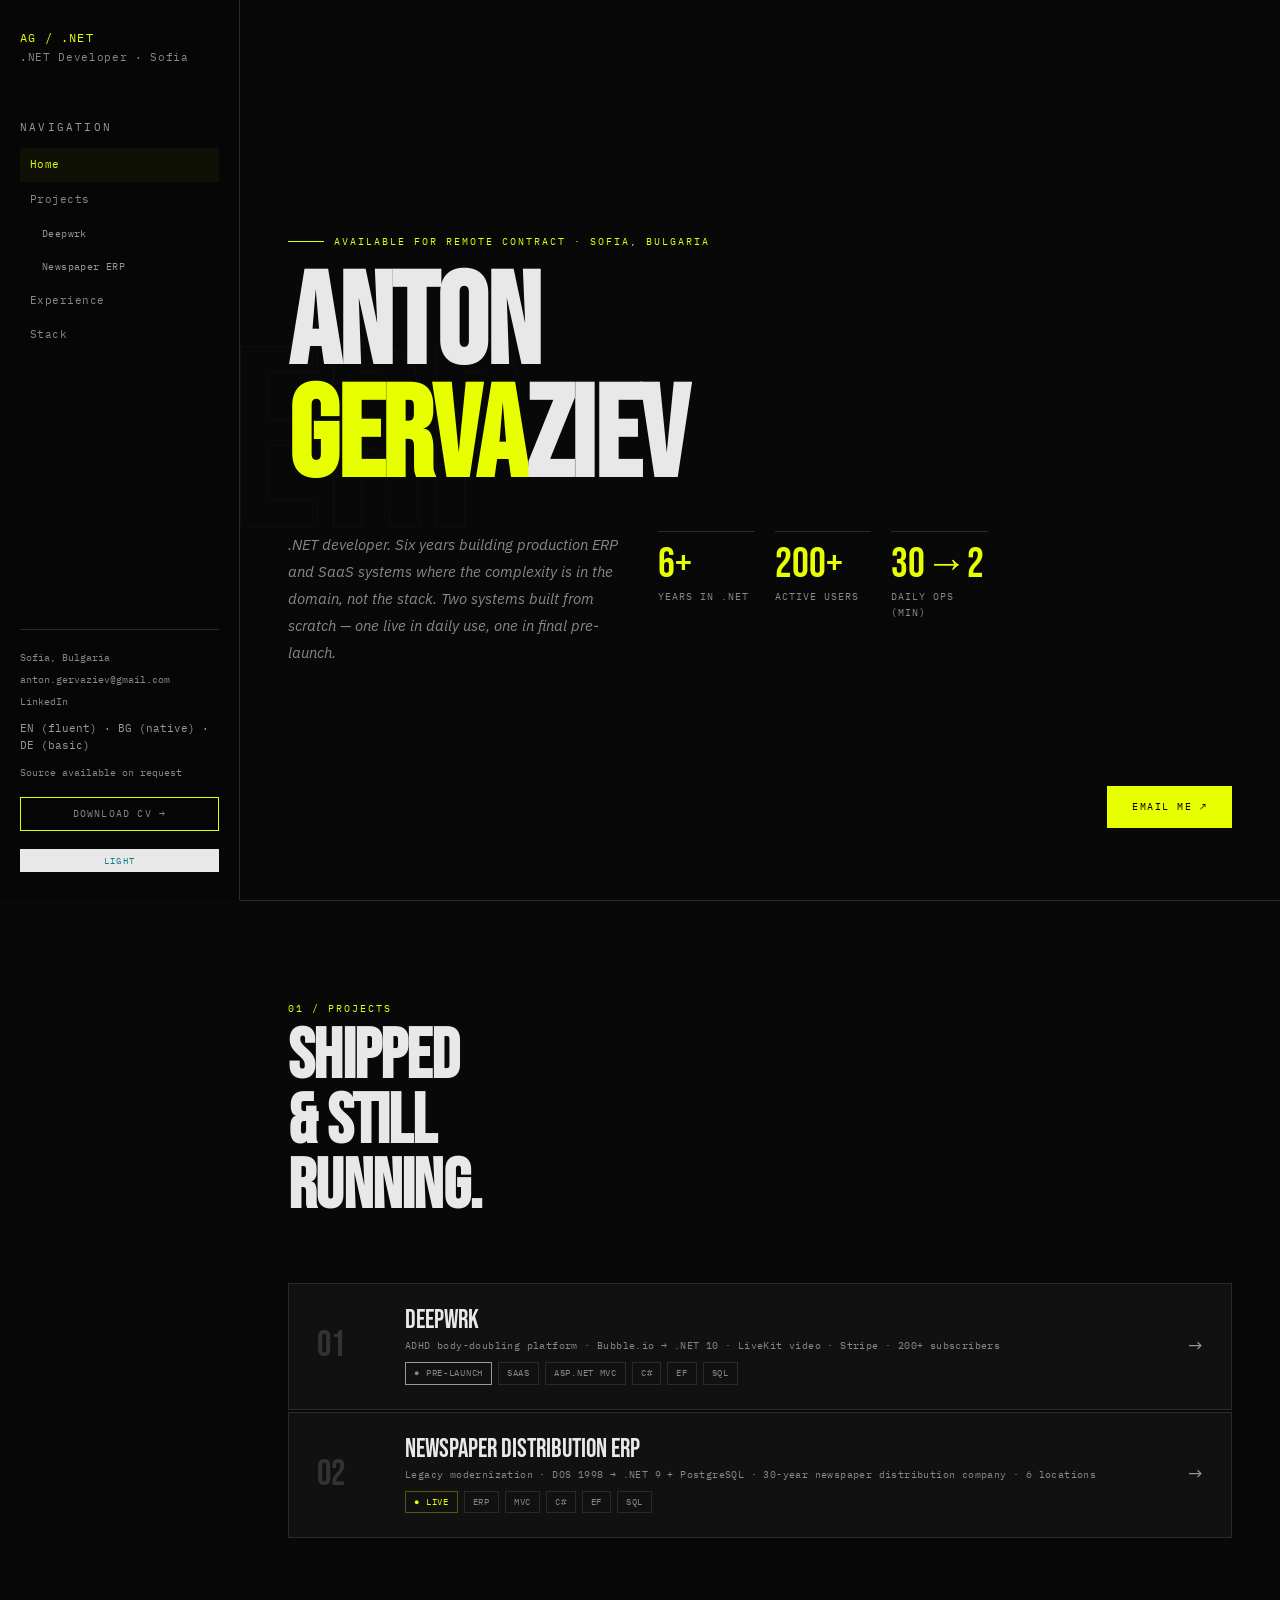
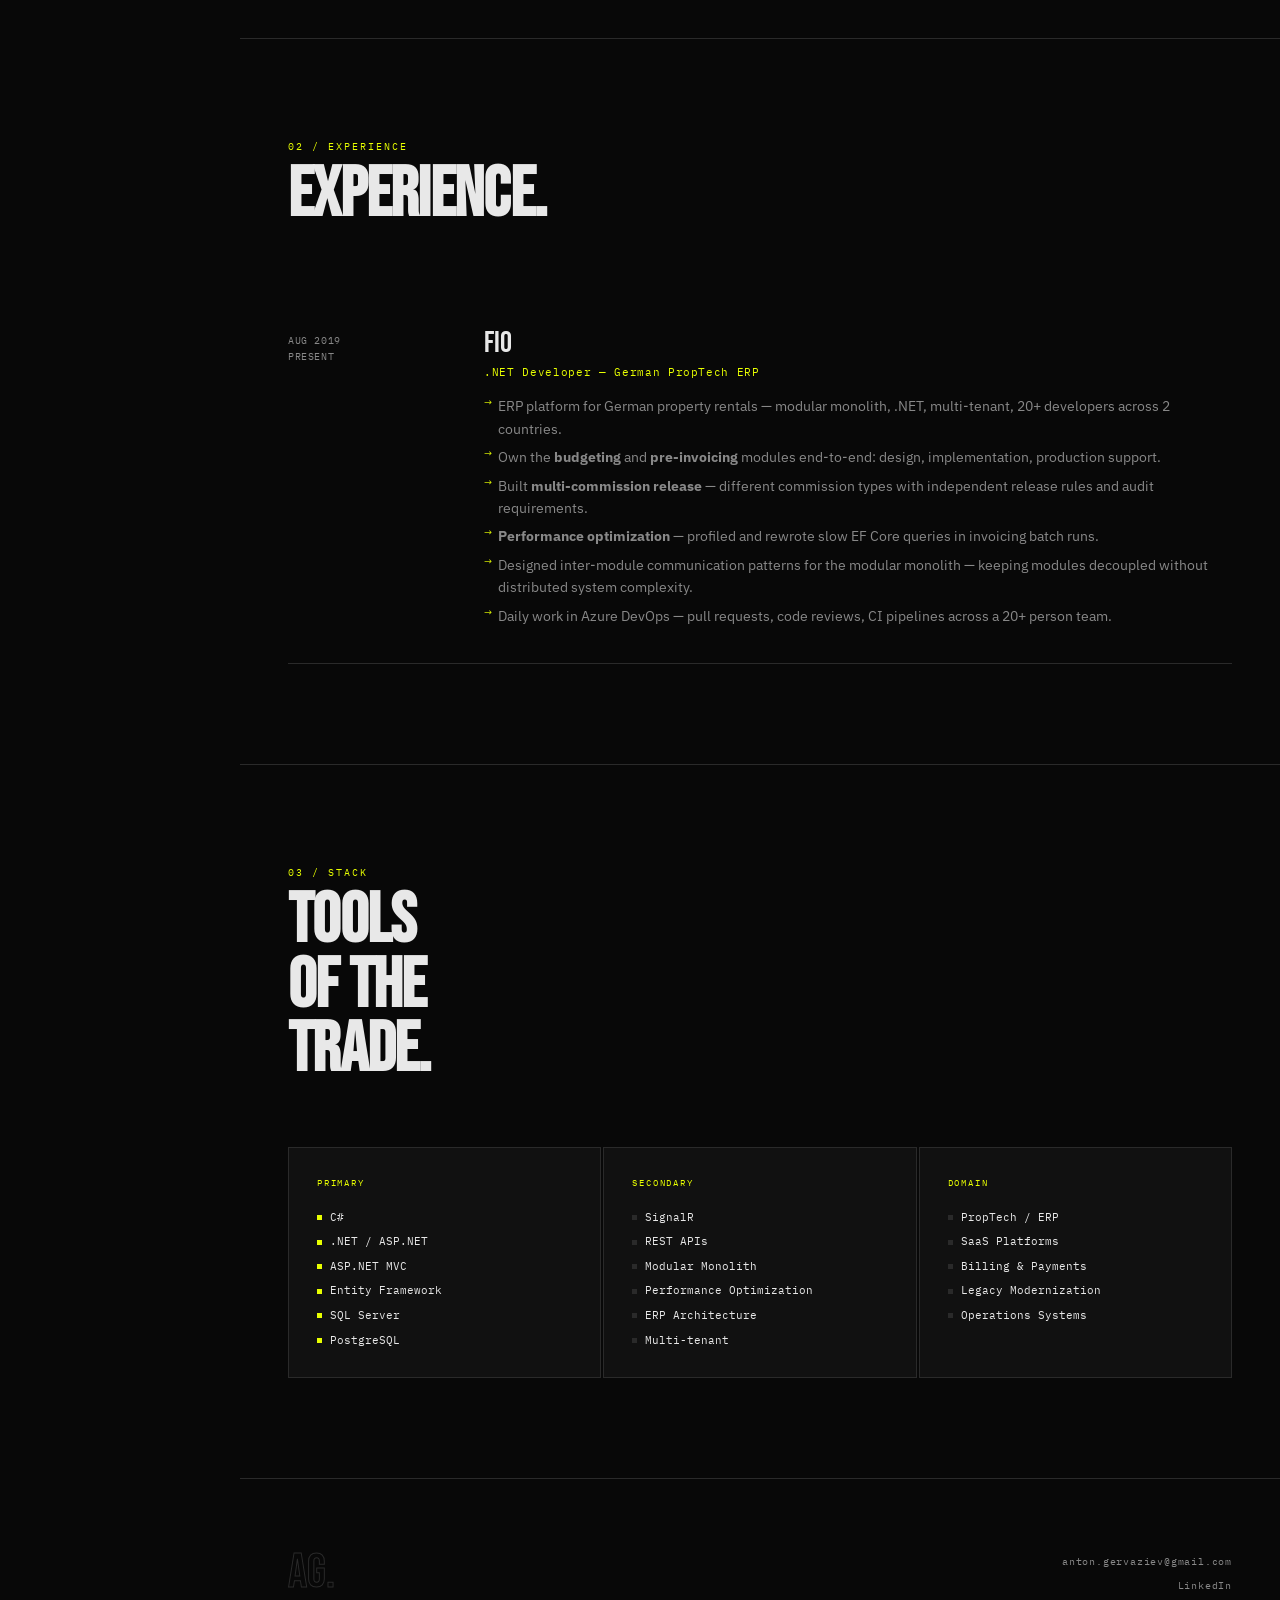
<file: index.html>
<!DOCTYPE html>
<html lang="en">
<head>
<meta charset="UTF-8">
<meta name="viewport" content="width=device-width, initial-scale=1.0">
<title>Anton Gervaziev — .NET Developer</title>
<meta name="description" content="Anton Gervaziev — .NET developer. 6+ years building production ERP and SaaS. Two systems built from scratch.">
<meta property="og:title" content="Anton Gervaziev — .NET Developer">
<meta property="og:description" content="6+ years building production ERP and SaaS. Two systems from scratch.">
<meta property="og:type" content="website">
<link rel="preconnect" href="https://fonts.googleapis.com">
<link href="https://fonts.googleapis.com/css2?family=Bebas+Neue&family=IBM+Plex+Mono:wght@400;500&family=IBM+Plex+Sans:ital,wght@0,300;0,400;0,500;1,300&display=swap" rel="stylesheet">
<link rel="icon" href="favicon.svg" type="image/svg+xml">
<link rel="stylesheet" href="style.css">
<script>if(localStorage.getItem('theme')==='light')document.documentElement.dataset.theme='light';</script>
</head>
<body>
<a class="skip-link" href="#main-content">Skip to content</a>

<!-- ═══════════════════ SIDEBAR ═══════════════════ -->
<nav class="sidebar" id="sidebar" aria-label="Main navigation">
  <button class="sb-close" aria-label="Close menu">&times;</button>
  <div class="sb-identity">
    <a class="sb-name" href="index.html">AG / .NET</a>
    <div class="sb-role">.NET Developer · Sofia</div>
  </div>

  <div class="sb-label">Navigation</div>
  <div class="sb-nav">
    <a href="#top" class="active" data-section="top">Home</a>
    <a href="#projects" data-section="projects">Projects</a>
    <a class="sb-sub" href="deepwrk.html">Deepwrk</a>
    <a class="sb-sub" href="newspaper.html">Newspaper ERP</a>
    <a href="#experience" data-section="experience">Experience</a>
    <a href="#skills" data-section="skills">Stack</a>
  </div>

  <div class="sb-contact">
    <div class="location">Sofia, Bulgaria</div>
    <a href="mailto:anton.gervaziev@gmail.com">anton.gervaziev@gmail.com</a>
    <a href="https://www.linkedin.com/in/anton-gervaziev-6888199a/" target="_blank" rel="noopener noreferrer">LinkedIn<span class="sr-only"> (opens in new tab)</span></a>
    <div class="languages">EN (fluent) · BG (native) · DE (basic)</div>
    <div class="source-note">Source available on request</div>
    <a class="cv-btn" href="Anton_Gervaziev_CV.pdf" download>Download CV →</a>
    <button class="theme-toggle sb-theme" aria-label="Switch to light mode">Light</button>
  </div>
</nav>

<header class="mobile-header">
  <div class="mh-inner">
    <a class="mh-name" href="index.html">AG / .NET</a>
    <button class="theme-toggle mh-theme" aria-label="Switch to light mode">Light</button>
    <button class="mh-menu">Menu</button>
  </div>
</header>
<div class="sidebar-overlay" id="overlay"></div>

<main class="main" id="main-content">

  <div class="hero" id="top">
    <div class="hero-bg" aria-hidden="true">ERP</div>
    <div class="hero-tag">Available for remote contract · Sofia, Bulgaria</div>
    <h1 class="page-h1">Anton<br><em>Gerva</em>ziev</h1>
    <div class="hero-cta">
      <a class="btn btn-y" href="mailto:anton.gervaziev@gmail.com">Email Me ↗</a>
    </div>
    <div class="hero-bottom">
      <p class="hero-desc">.NET developer. Six years building production ERP and SaaS systems where the complexity is in the domain, not the stack. Two systems built from scratch — one live in daily use, one in final pre-launch.</p>
      <div class="stats">
        <div class="stat"><div class="stat-n">6+</div><div class="stat-l">Years in .NET</div></div>
        <div class="stat"><div class="stat-n">200+</div><div class="stat-l">Active users</div></div>
        <div class="stat"><div class="stat-n">30→2</div><div class="stat-l">Daily ops (min)</div></div>
      </div>
    </div>
  </div>

  <section id="projects">
    <div class="sec-head"><div class="sec-n">01 / PROJECTS</div><h2 class="sec-t">Shipped<br>& still<br>running.</h2></div>
    <div class="proj-index">
      <a class="proj-row" href="deepwrk.html">
        <div class="proj-num">01</div>
        <div class="proj-info">
          <div class="proj-name">Deepwrk</div>
          <div class="proj-tagline">ADHD body-doubling platform · Bubble.io → .NET 10 · LiveKit video · Stripe · 200+ subscribers</div>
          <div class="proj-meta"><span class="tag prelaunch">● Pre-launch</span><span class="tag">SaaS</span><span class="tag">ASP.NET MVC</span><span class="tag">C#</span><span class="tag">EF</span><span class="tag">SQL</span></div>
        </div>
        <div class="proj-arrow">→</div>
      </a>
      <a class="proj-row" href="newspaper.html">
        <div class="proj-num">02</div>
        <div class="proj-info">
          <div class="proj-name">Newspaper Distribution ERP</div>
          <div class="proj-tagline">Legacy modernization · DOS 1998 → .NET 9 + PostgreSQL · 30-year newspaper distribution company · 6 locations</div>
          <div class="proj-meta"><span class="tag live">● Live</span><span class="tag">ERP</span><span class="tag">MVC</span><span class="tag">C#</span><span class="tag">EF</span><span class="tag">SQL</span></div>
        </div>
        <div class="proj-arrow">→</div>
      </a>
    </div>
  </section>

  <section id="experience">
    <div class="sec-head"><div class="sec-n">02 / EXPERIENCE</div><h2 class="sec-t">Experience.</h2></div>
    <div class="exp-row">
      <div class="exp-date">AUG 2019<br>PRESENT</div>
      <div>
        <div class="exp-co">FIO</div>
        <div class="exp-role">.NET Developer — German PropTech ERP</div>
        <ul class="bullets">
          <li>ERP platform for German property rentals — modular monolith, .NET, multi-tenant, 20+ developers across 2 countries.</li>
          <li>Own the <strong>budgeting</strong> and <strong>pre-invoicing</strong> modules end-to-end: design, implementation, production support.</li>
          <li>Built <strong>multi-commission release</strong> — different commission types with independent release rules and audit requirements.</li>
          <li><strong>Performance optimization</strong> — profiled and rewrote slow EF Core queries in invoicing batch runs.</li>
          <li>Designed inter-module communication patterns for the modular monolith — keeping modules decoupled without distributed system complexity.</li>
          <li>Daily work in Azure DevOps — pull requests, code reviews, CI pipelines across a 20+ person team.</li>
        </ul>
      </div>
    </div>
  </section>

  <section id="skills">
    <div class="sec-head"><div class="sec-n">03 / STACK</div><h2 class="sec-t">Tools<br>of the<br>trade.</h2></div>
    <div class="skill-g">
      <div class="skill-b"><div class="skill-bl">Primary</div><div class="skill-li"><span class="sk p">C#</span><span class="sk p">.NET / ASP.NET</span><span class="sk p">ASP.NET MVC</span><span class="sk p">Entity Framework</span><span class="sk p">SQL Server</span><span class="sk p">PostgreSQL</span></div></div>
      <div class="skill-b"><div class="skill-bl">Secondary</div><div class="skill-li"><span class="sk">SignalR</span><span class="sk">REST APIs</span><span class="sk">Modular Monolith</span><span class="sk">Performance Optimization</span><span class="sk">ERP Architecture</span><span class="sk">Multi-tenant</span></div></div>
      <div class="skill-b"><div class="skill-bl">Domain</div><div class="skill-li"><span class="sk">PropTech / ERP</span><span class="sk">SaaS Platforms</span><span class="sk">Billing &amp; Payments</span><span class="sk">Legacy Modernization</span><span class="sk">Operations Systems</span></div></div>
    </div>
  </section>

  <footer><div class="ft-name">AG.</div><div class="ft-links"><a href="mailto:anton.gervaziev@gmail.com">anton.gervaziev@gmail.com</a><a href="https://www.linkedin.com/in/anton-gervaziev-6888199a/" target="_blank" rel="noopener noreferrer">LinkedIn<span class="sr-only"> (opens in new tab)</span></a></div></footer>

</main>

<div class="sr-only" aria-live="polite" id="theme-announce"></div>
<script src="shared.js"></script>
</body>
</html>
</file>
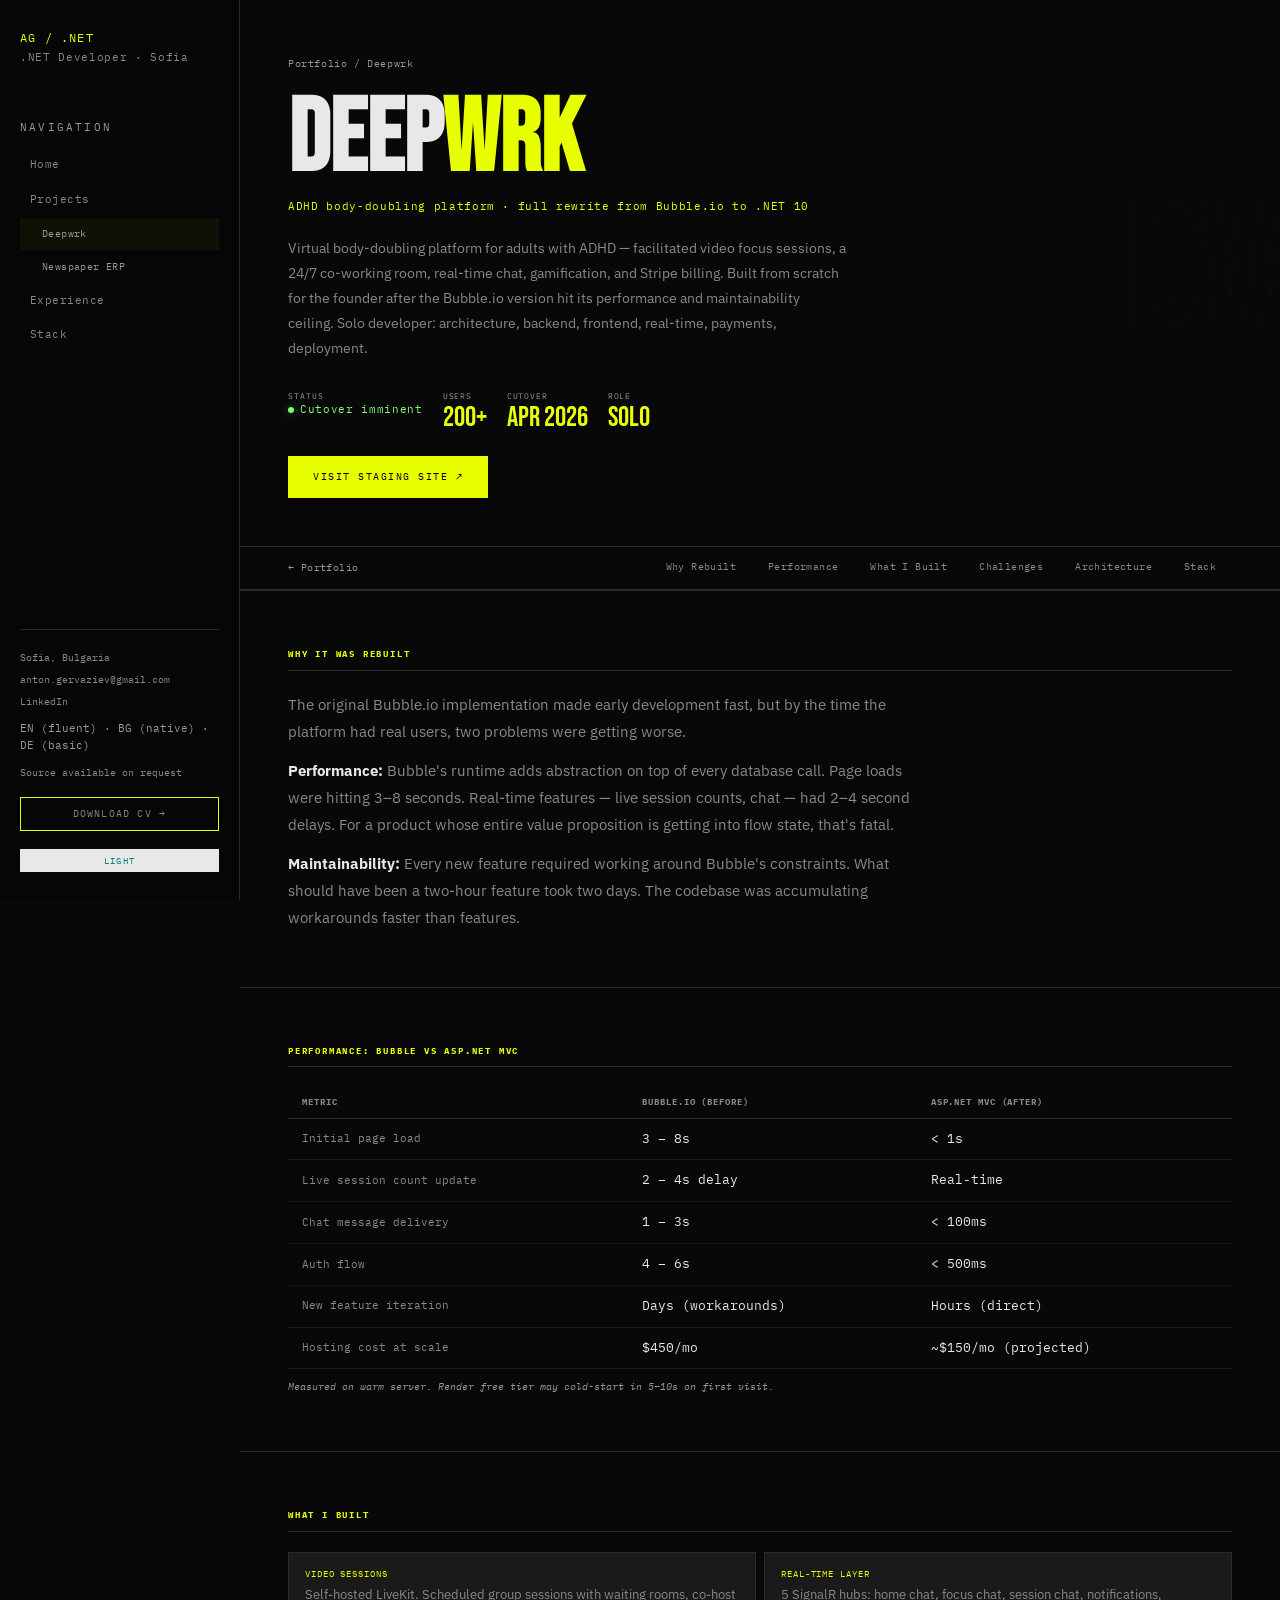
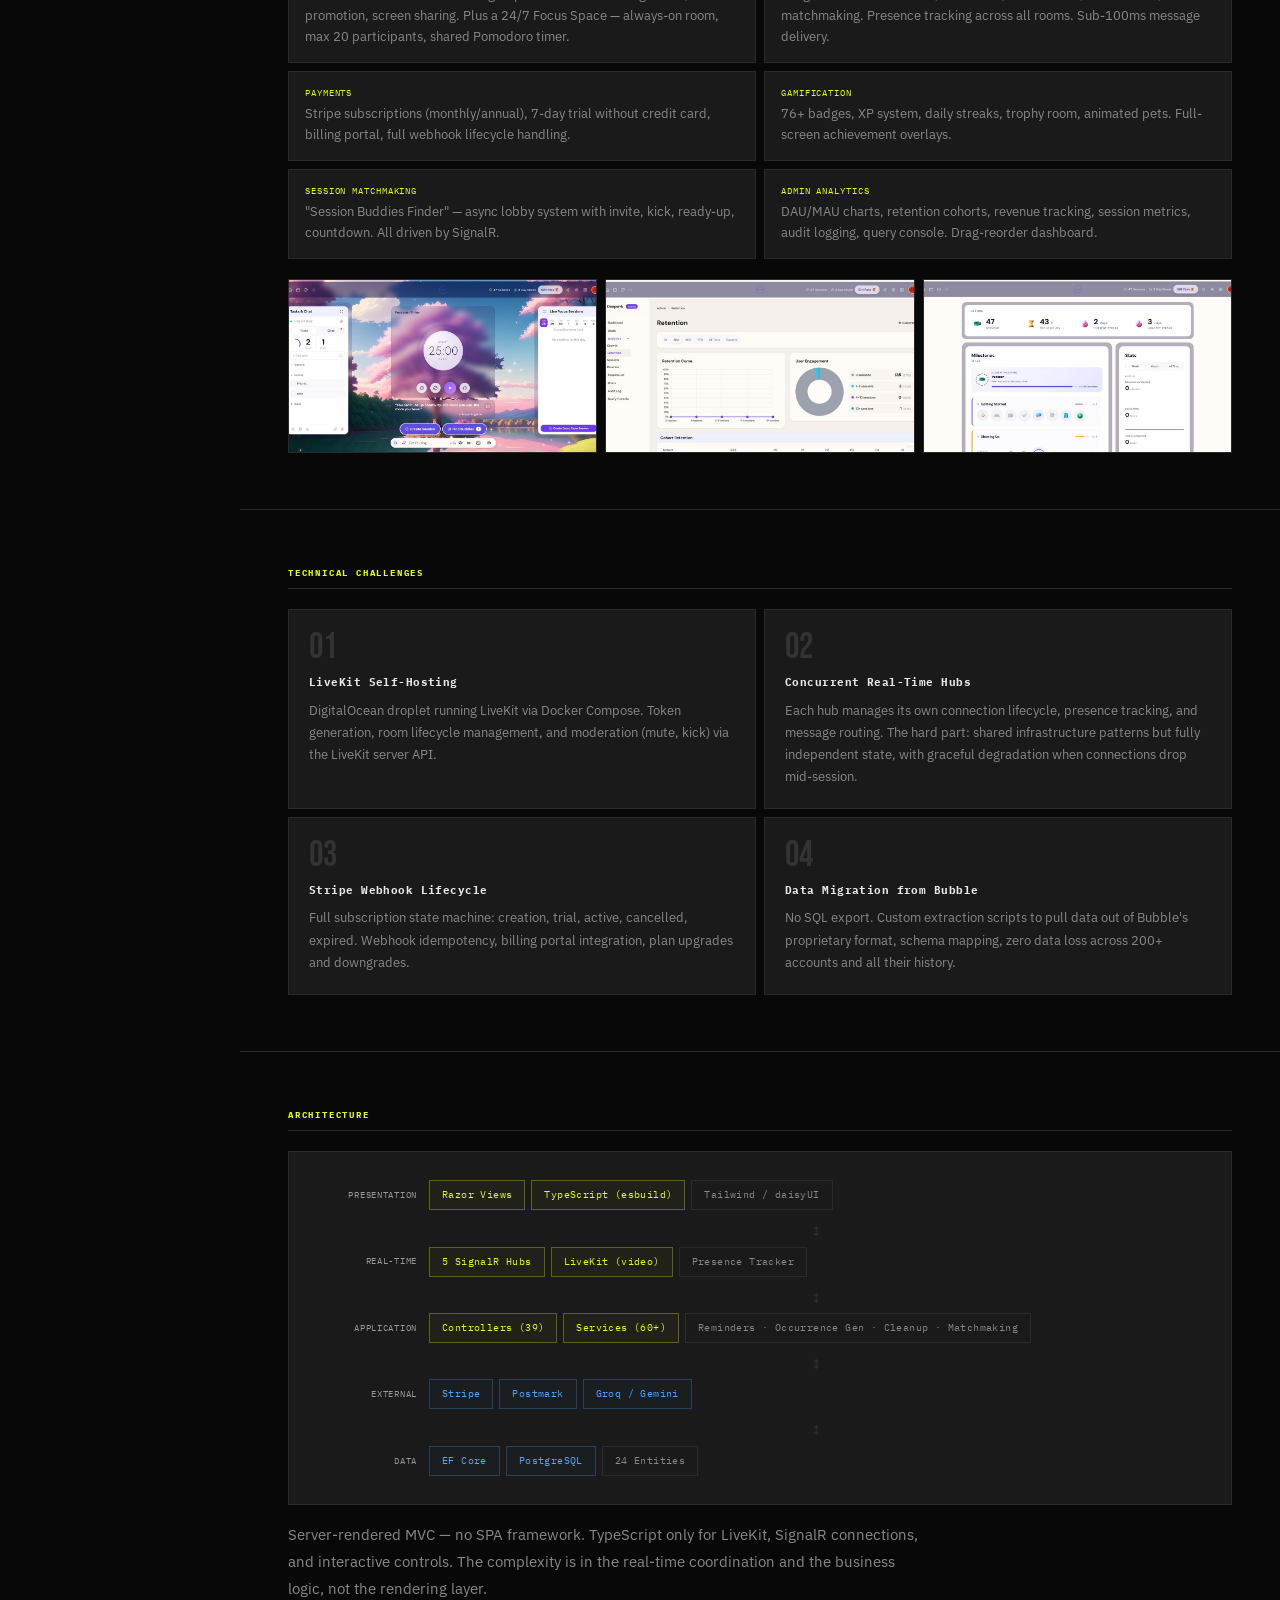
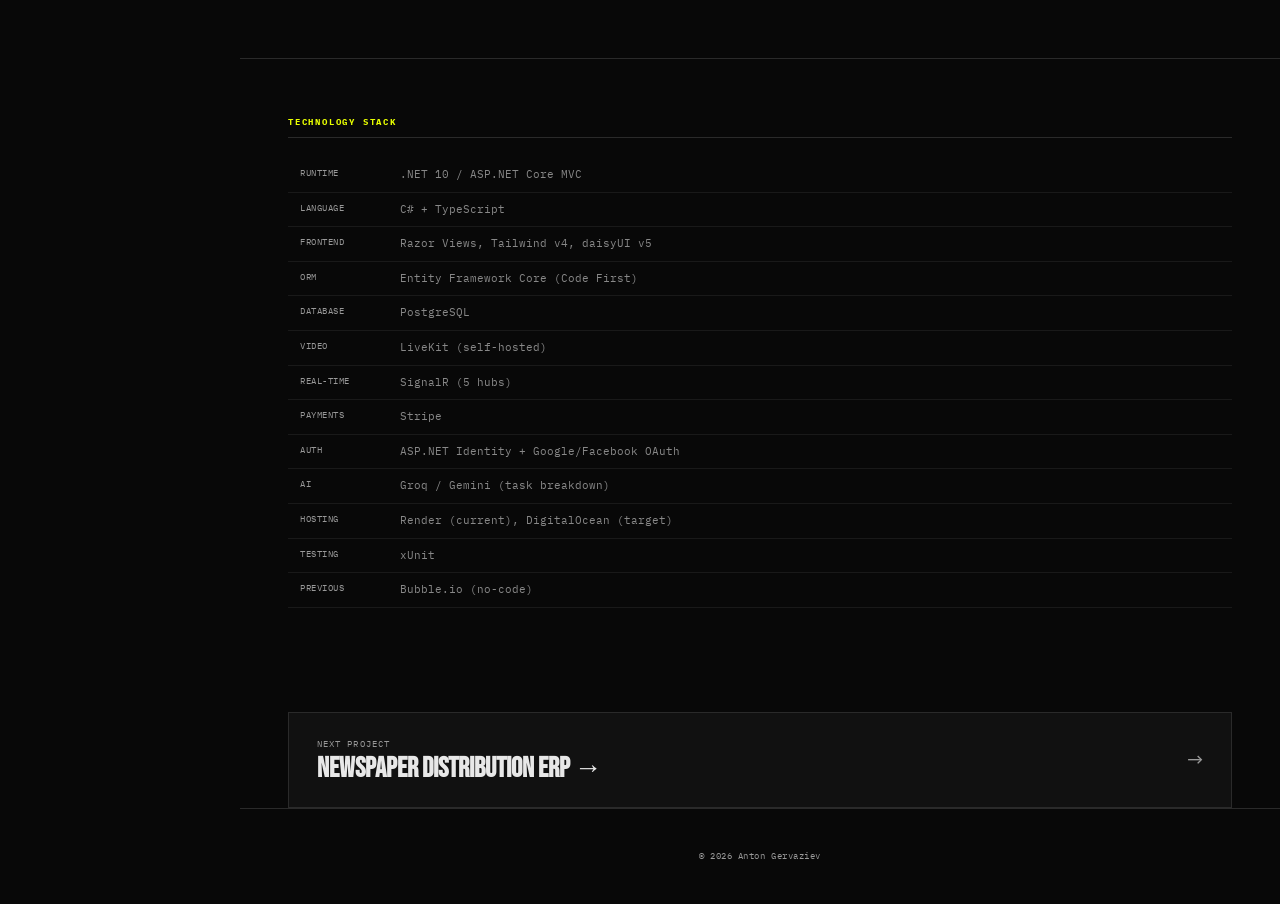
<file: deepwrk.html>
<!DOCTYPE html>
<html lang="en">
<head>
<meta charset="UTF-8">
<meta name="viewport" content="width=device-width, initial-scale=1.0">
<title>Deepwrk — Anton Gervaziev</title>
<meta name="description" content="Deepwrk — full platform rewrite from Bubble.io to .NET 10. LiveKit video, SignalR, Stripe payments, gamification. 200+ subscribers.">
<meta property="og:title" content="Deepwrk — Anton Gervaziev">
<meta property="og:description" content="ADHD body-doubling platform. Full rewrite from Bubble.io to .NET 10 with LiveKit video, Stripe, and real-time features.">
<meta property="og:type" content="website">
<link rel="preconnect" href="https://fonts.googleapis.com">
<link href="https://fonts.googleapis.com/css2?family=Bebas+Neue&family=IBM+Plex+Mono:wght@400;500&family=IBM+Plex+Sans:ital,wght@0,300;0,400;0,500;1,300&display=swap" rel="stylesheet">
<link rel="icon" href="favicon.svg" type="image/svg+xml">
<link rel="stylesheet" href="style.css">
<script>if(localStorage.getItem('theme')==='light')document.documentElement.dataset.theme='light';</script>
</head>
<body>
<a class="skip-link" href="#main-content">Skip to content</a>

<!-- ═══════════════════ SIDEBAR ═══════════════════ -->
<nav class="sidebar" id="sidebar" aria-label="Main navigation">
  <button class="sb-close" aria-label="Close menu">&times;</button>
  <div class="sb-identity">
    <a class="sb-name" href="index.html">AG / .NET</a>
    <div class="sb-role">.NET Developer · Sofia</div>
  </div>

  <div class="sb-label">Navigation</div>
  <div class="sb-nav">
    <a href="index.html">Home</a>
    <a href="index.html#projects">Projects</a>
    <a class="sb-sub active" href="deepwrk.html">Deepwrk</a>
    <a class="sb-sub" href="newspaper.html">Newspaper ERP</a>
    <a href="index.html#experience">Experience</a>
    <a href="index.html#skills">Stack</a>
  </div>

  <div class="sb-contact">
    <div class="location">Sofia, Bulgaria</div>
    <a href="mailto:anton.gervaziev@gmail.com">anton.gervaziev@gmail.com</a>
    <a href="https://www.linkedin.com/in/anton-gervaziev-6888199a/" target="_blank" rel="noopener noreferrer">LinkedIn<span class="sr-only"> (opens in new tab)</span></a>
    <div class="languages">EN (fluent) · BG (native) · DE (basic)</div>
    <div class="source-note">Source available on request</div>
    <a class="cv-btn" href="Anton_Gervaziev_CV.pdf" download>Download CV →</a>
    <button class="theme-toggle sb-theme" aria-label="Switch to light mode">Light</button>
  </div>
</nav>

<header class="mobile-header">
  <div class="mh-inner">
    <a class="mh-name" href="index.html">AG / .NET</a>
    <button class="theme-toggle mh-theme" aria-label="Switch to light mode">Light</button>
    <button class="mh-menu">Menu</button>
  </div>
</header>
<div class="sidebar-overlay" id="overlay"></div>

<main class="main" id="main-content">

  <div class="proj-hero" id="dw-overview">
    <div class="bg-text" aria-hidden="true">DW</div>
    <div class="breadcrumb"><a href="index.html">Portfolio</a> / Deepwrk</div>
    <h1 class="title">Deep<em>Wrk</em></h1>
    <div class="sub">ADHD body-doubling platform · full rewrite from Bubble.io to .NET 10</div>
    <p class="desc">Virtual body-doubling platform for adults with ADHD — facilitated video focus sessions, a 24/7 co-working room, real-time chat, gamification, and Stripe billing. Built from scratch for the founder after the Bubble.io version hit its performance and maintainability ceiling. Solo developer: architecture, backend, frontend, real-time, payments, deployment.</p>
    <div class="meta-bar">
      <div class="meta-item"><div class="meta-label">Status</div><div class="meta-value live">Cutover imminent</div></div>
      <div class="meta-item"><div class="meta-label">Users</div><div class="meta-value">200+</div></div>
      <div class="meta-item"><div class="meta-label">Cutover</div><div class="meta-value meta-value-sm">Apr 2026</div></div>
      <div class="meta-item"><div class="meta-label">Role</div><div class="meta-value meta-value-sm">Solo</div></div>
    </div>
    <a class="visit-btn" href="https://deepwrk2.onrender.com" target="_blank" rel="noopener noreferrer">Visit staging site ↗<span class="sr-only"> (opens in new tab)</span></a>
  </div>

  <nav class="proj-nav">
    <a class="back-link" href="index.html">← Portfolio</a>
    <a href="#dw-why">Why Rebuilt</a>
    <a href="#dw-performance">Performance</a>
    <a href="#dw-built">What I Built</a>
    <a href="#dw-challenges">Challenges</a>
    <a href="#dw-architecture">Architecture</a>
    <a href="#dw-stack">Stack</a>
  </nav>

  <section class="pd-section" id="dw-why">
    <h2 class="pd-label">Why It Was Rebuilt</h2>
    <div class="pd-text">
      <p>The original Bubble.io implementation made early development fast, but by the time the platform had real users, two problems were getting worse.</p>
      <p><strong>Performance:</strong> Bubble's runtime adds abstraction on top of every database call. Page loads were hitting 3–8 seconds. Real-time features — live session counts, chat — had 2–4 second delays. For a product whose entire value proposition is getting into flow state, that's fatal.</p>
      <p><strong>Maintainability:</strong> Every new feature required working around Bubble's constraints. What should have been a two-hour feature took two days. The codebase was accumulating workarounds faster than features.</p>
    </div>
  </section>

  <section class="pd-section" id="dw-performance">
    <h2 class="pd-label">Performance: Bubble vs ASP.NET MVC</h2>
    <table class="perf-t">
      <caption class="sr-only">Performance comparison: Bubble.io vs ASP.NET MVC</caption>
      <thead><tr><th>Metric</th><th>Bubble.io (before)</th><th>ASP.NET MVC (after)</th></tr></thead>
      <tbody>
        <tr><td>Initial page load</td><td class="bad">3 – 8s</td><td class="good">&lt; 1s</td></tr>
        <tr><td>Live session count update</td><td class="bad">2 – 4s delay</td><td class="good">Real-time</td></tr>
        <tr><td>Chat message delivery</td><td class="bad">1 – 3s</td><td class="good">&lt; 100ms</td></tr>
        <tr><td>Auth flow</td><td class="bad">4 – 6s</td><td class="good">&lt; 500ms</td></tr>
        <tr><td>New feature iteration</td><td class="bad">Days (workarounds)</td><td class="good">Hours (direct)</td></tr>
        <tr><td>Hosting cost at scale</td><td class="bad">$450/mo</td><td class="good">~$150/mo (projected)</td></tr>
      </tbody>
    </table>
    <p class="perf-note">Measured on warm server. Render free tier may cold-start in 5–10s on first visit.</p>
  </section>

  <section class="pd-section" id="dw-built">
    <h2 class="pd-label">What I Built</h2>
    <div class="tech-grid">
      <div class="tg-item"><div class="tg-label">Video sessions</div><div class="tg-val">Self-hosted LiveKit. Scheduled group sessions with waiting rooms, co-host promotion, screen sharing. Plus a 24/7 Focus Space — always-on room, max 20 participants, shared Pomodoro timer.</div></div>
      <div class="tg-item"><div class="tg-label">Real-time layer</div><div class="tg-val">5 SignalR hubs: home chat, focus chat, session chat, notifications, matchmaking. Presence tracking across all rooms. Sub-100ms message delivery.</div></div>
      <div class="tg-item"><div class="tg-label">Payments</div><div class="tg-val">Stripe subscriptions (monthly/annual), 7-day trial without credit card, billing portal, full webhook lifecycle handling.</div></div>
      <div class="tg-item"><div class="tg-label">Gamification</div><div class="tg-val">76+ badges, XP system, daily streaks, trophy room, animated pets. Full-screen achievement overlays.</div></div>
      <div class="tg-item"><div class="tg-label">Session matchmaking</div><div class="tg-val">"Session Buddies Finder" — async lobby system with invite, kick, ready-up, countdown. All driven by SignalR.</div></div>
      <div class="tg-item"><div class="tg-label">Admin analytics</div><div class="tg-val">DAU/MAU charts, retention cohorts, revenue tracking, session metrics, audit logging, query console. Drag-reorder dashboard.</div></div>
    </div>
    <div class="gallery" style="margin-top:20px;">
      <div class="gal-item"><img src="img/dw-home.jpg" alt="Deepwrk home screen with Pomodoro timer, tasks, and focus sessions" loading="lazy"></div>
      <div class="gal-item"><img src="img/dw-analytics.jpg" alt="Deepwrk admin analytics — retention curves and user engagement" loading="lazy"></div>
      <div class="gal-item"><img src="img/dw-gamification.jpg" alt="Deepwrk gamification — milestones, badges, and streaks" loading="lazy"></div>
    </div>
  </section>

  <section class="pd-section" id="dw-challenges">
    <h2 class="pd-label">Technical Challenges</h2>
    <div class="challenge-grid">
      <div class="challenge-card"><div class="num">01</div><h4>LiveKit Self-Hosting</h4><p>DigitalOcean droplet running LiveKit via Docker Compose. Token generation, room lifecycle management, and moderation (mute, kick) via the LiveKit server API.</p></div>
      <div class="challenge-card"><div class="num">02</div><h4>Concurrent Real-Time Hubs</h4><p>Each hub manages its own connection lifecycle, presence tracking, and message routing. The hard part: shared infrastructure patterns but fully independent state, with graceful degradation when connections drop mid-session.</p></div>
      <div class="challenge-card"><div class="num">03</div><h4>Stripe Webhook Lifecycle</h4><p>Full subscription state machine: creation, trial, active, cancelled, expired. Webhook idempotency, billing portal integration, plan upgrades and downgrades.</p></div>
      <div class="challenge-card"><div class="num">04</div><h4>Data Migration from Bubble</h4><p>No SQL export. Custom extraction scripts to pull data out of Bubble's proprietary format, schema mapping, zero data loss across 200+ accounts and all their history.</p></div>
    </div>
  </section>

  <section class="pd-section" id="dw-architecture">
    <h2 class="pd-label">Architecture</h2>
    <div class="arch-box">
      <div class="arch-layer"><div class="arch-label">Presentation</div><div class="arch-blocks"><div class="arch-block p">Razor Views</div><div class="arch-block p">TypeScript (esbuild)</div><div class="arch-block s">Tailwind / daisyUI</div></div></div>
      <div class="arch-arrow">↕</div>
      <div class="arch-layer"><div class="arch-label">Real-time</div><div class="arch-blocks"><div class="arch-block p">5 SignalR Hubs</div><div class="arch-block p">LiveKit (video)</div><div class="arch-block s">Presence Tracker</div></div></div>
      <div class="arch-arrow">↕</div>
      <div class="arch-layer"><div class="arch-label">Application</div><div class="arch-blocks"><div class="arch-block p">Controllers (39)</div><div class="arch-block p">Services (60+)</div><div class="arch-block s">Reminders · Occurrence Gen · Cleanup · Matchmaking</div></div></div>
      <div class="arch-arrow">↕</div>
      <div class="arch-layer"><div class="arch-label">External</div><div class="arch-blocks"><div class="arch-block d">Stripe</div><div class="arch-block d">Postmark</div><div class="arch-block d">Groq / Gemini</div></div></div>
      <div class="arch-arrow">↕</div>
      <div class="arch-layer"><div class="arch-label">Data</div><div class="arch-blocks"><div class="arch-block d">EF Core</div><div class="arch-block d">PostgreSQL</div><div class="arch-block s">24 Entities</div></div></div>
    </div>
    <div class="pd-text mt"><p>Server-rendered MVC — no SPA framework. TypeScript only for LiveKit, SignalR connections, and interactive controls. The complexity is in the real-time coordination and the business logic, not the rendering layer.</p></div>
  </section>

  <section class="pd-section" id="dw-stack">
    <h2 class="pd-label">Technology Stack</h2>
    <div class="stack-table">
      <span class="sk-label">Runtime</span><span class="sk-val">.NET 10 / ASP.NET Core MVC</span>
      <span class="sk-label">Language</span><span class="sk-val">C# + TypeScript</span>
      <span class="sk-label">Frontend</span><span class="sk-val">Razor Views, Tailwind v4, daisyUI v5</span>
      <span class="sk-label">ORM</span><span class="sk-val">Entity Framework Core (Code First)</span>
      <span class="sk-label">Database</span><span class="sk-val">PostgreSQL</span>
      <span class="sk-label">Video</span><span class="sk-val">LiveKit (self-hosted)</span>
      <span class="sk-label">Real-time</span><span class="sk-val">SignalR (5 hubs)</span>
      <span class="sk-label">Payments</span><span class="sk-val">Stripe</span>
      <span class="sk-label">Auth</span><span class="sk-val">ASP.NET Identity + Google/Facebook OAuth</span>
      <span class="sk-label">AI</span><span class="sk-val">Groq / Gemini (task breakdown)</span>
      <span class="sk-label">Hosting</span><span class="sk-val">Render (current), DigitalOcean (target)</span>
      <span class="sk-label">Testing</span><span class="sk-val">xUnit</span>
      <span class="sk-label">Previous</span><span class="sk-val">Bubble.io (no-code)</span>
    </div>
  </section>

  <a class="next-project" href="newspaper.html"><div><div class="next-label">Next Project</div><h3>Newspaper Distribution ERP →</h3></div><span class="arrow">→</span></a>
  <div class="detail-footer">© 2026 Anton Gervaziev</div>

</main>

<div class="sr-only" aria-live="polite" id="theme-announce"></div>
<script src="shared.js"></script>
</body>
</html>
</file>
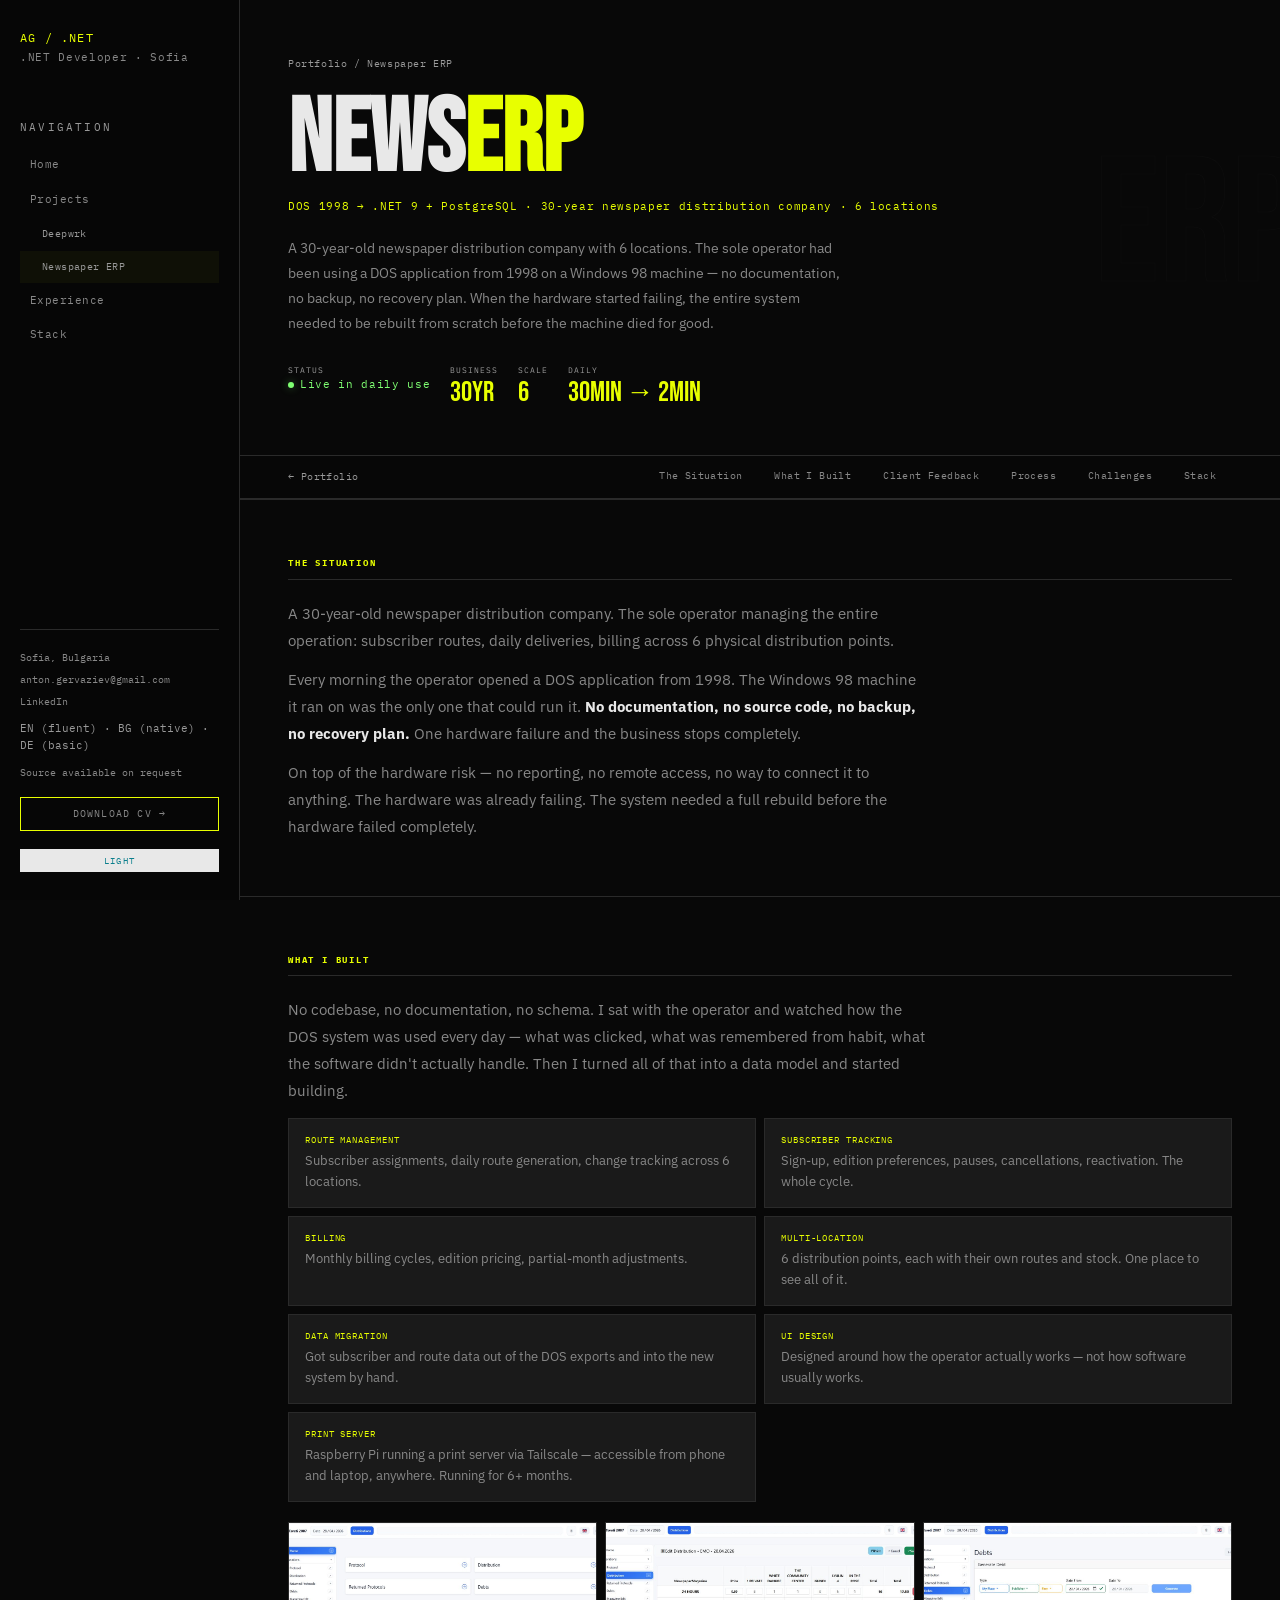
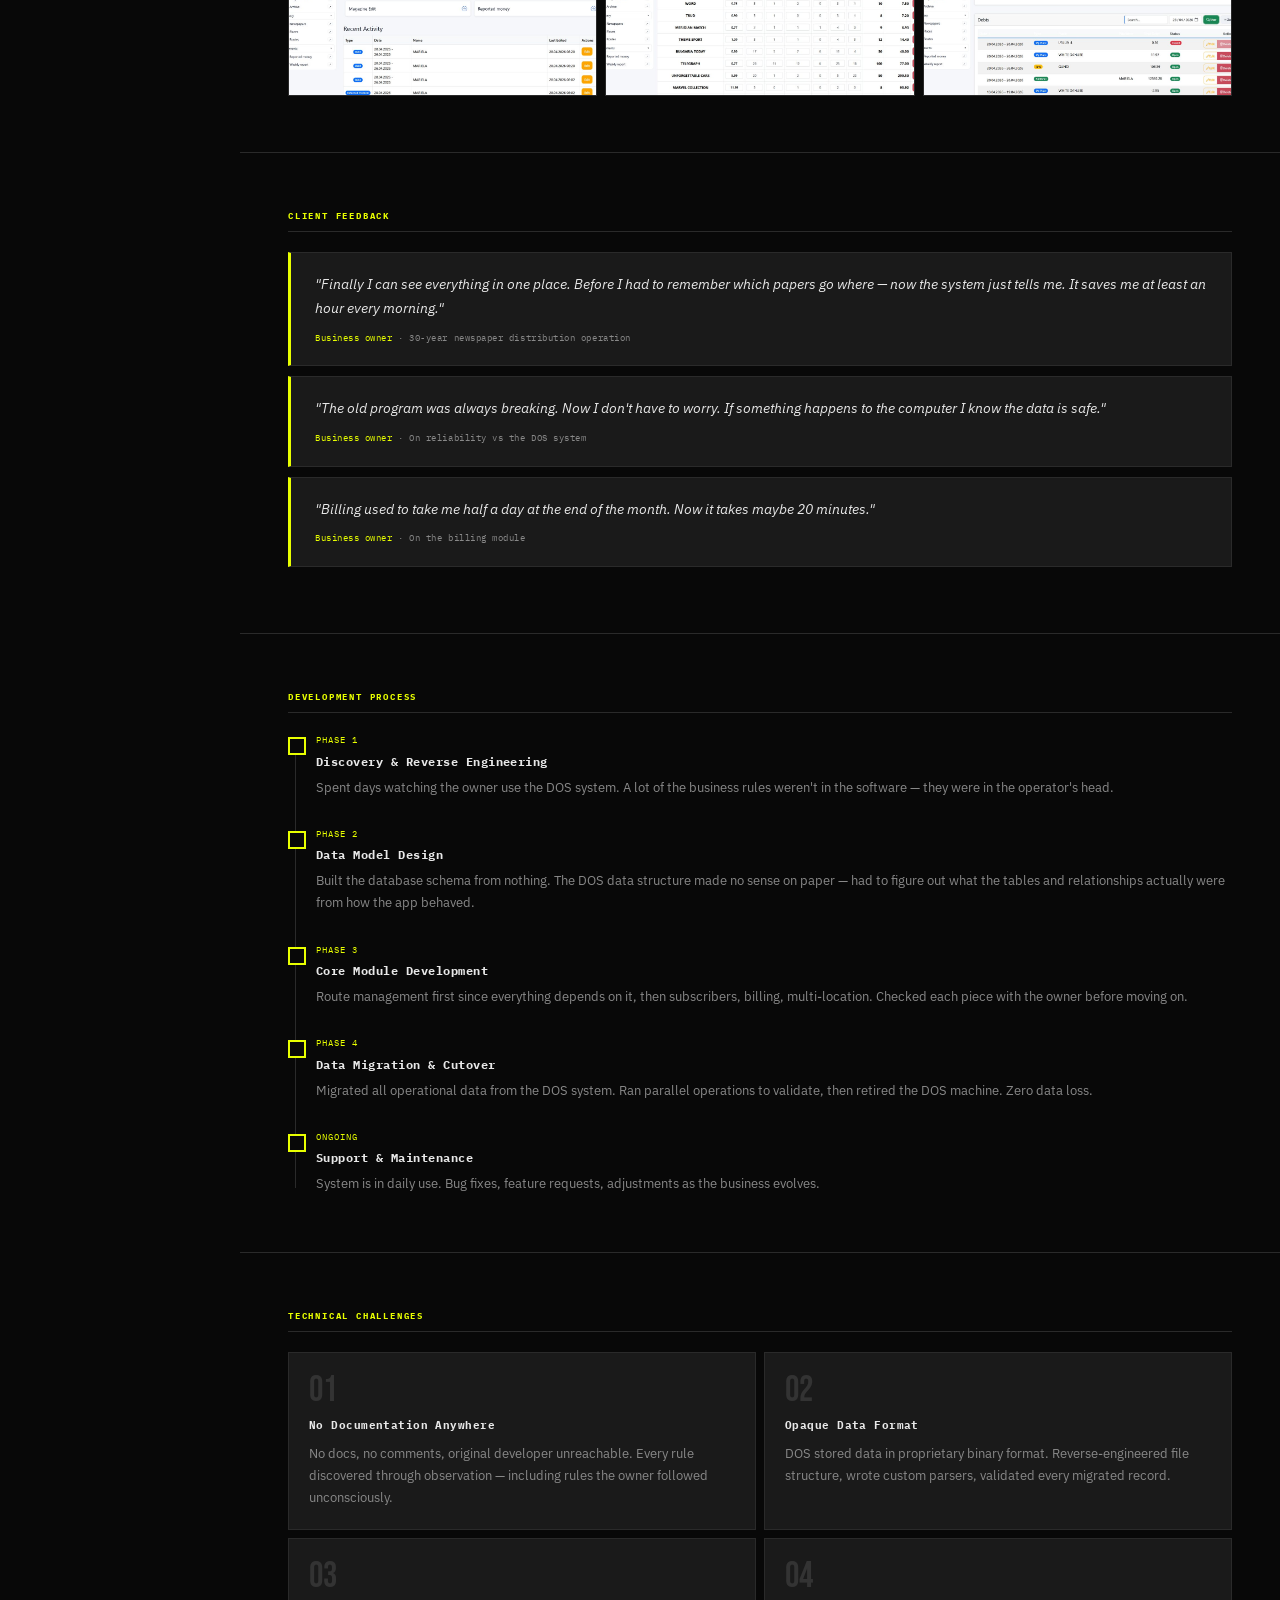
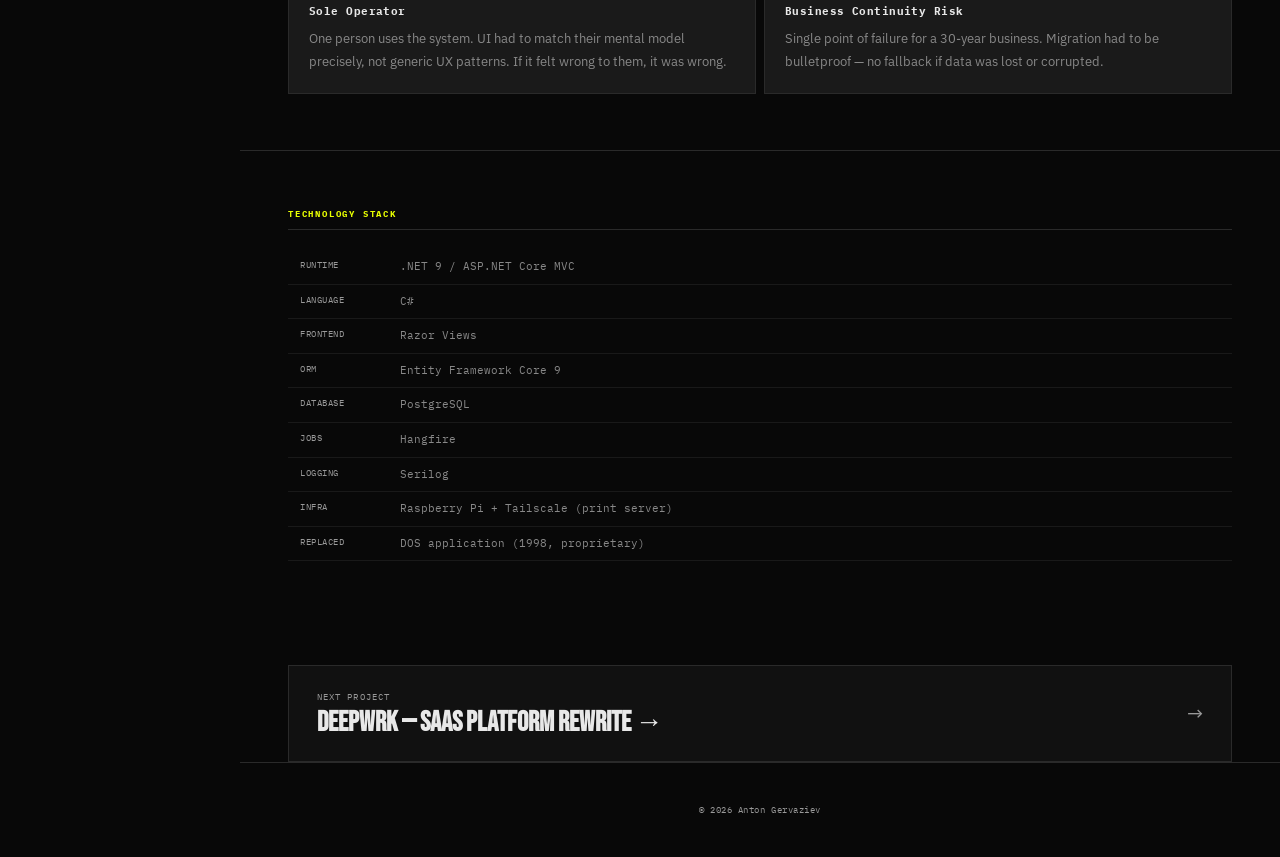
<file: newspaper.html>
<!DOCTYPE html>
<html lang="en">
<head>
<meta charset="UTF-8">
<meta name="viewport" content="width=device-width, initial-scale=1.0">
<title>Newspaper Distribution ERP — Anton Gervaziev</title>
<meta name="description" content="Custom ERP replacing a 1998 DOS system. ASP.NET Core MVC + PostgreSQL. Reduced daily operations from 30 minutes to 2 minutes.">
<meta property="og:title" content="Newspaper Distribution ERP — Anton Gervaziev">
<meta property="og:description" content="Custom ERP replacing a 1998 DOS system for a 30-year newspaper distribution company. ASP.NET Core MVC, PostgreSQL, Raspberry Pi print server.">
<meta property="og:type" content="website">
<link rel="preconnect" href="https://fonts.googleapis.com">
<link href="https://fonts.googleapis.com/css2?family=Bebas+Neue&family=IBM+Plex+Mono:wght@400;500&family=IBM+Plex+Sans:ital,wght@0,300;0,400;0,500;1,300&display=swap" rel="stylesheet">
<link rel="icon" href="favicon.svg" type="image/svg+xml">
<link rel="stylesheet" href="style.css">
<script>if(localStorage.getItem('theme')==='light')document.documentElement.dataset.theme='light';</script>
</head>
<body>
<a class="skip-link" href="#main-content">Skip to content</a>

<!-- ═══════════════════ SIDEBAR ═══════════════════ -->
<nav class="sidebar" id="sidebar" aria-label="Main navigation">
  <button class="sb-close" aria-label="Close menu">&times;</button>
  <div class="sb-identity">
    <a class="sb-name" href="index.html">AG / .NET</a>
    <div class="sb-role">.NET Developer · Sofia</div>
  </div>

  <div class="sb-label">Navigation</div>
  <div class="sb-nav">
    <a href="index.html">Home</a>
    <a href="index.html#projects">Projects</a>
    <a class="sb-sub" href="deepwrk.html">Deepwrk</a>
    <a class="sb-sub active" href="newspaper.html">Newspaper ERP</a>
    <a href="index.html#experience">Experience</a>
    <a href="index.html#skills">Stack</a>
  </div>

  <div class="sb-contact">
    <div class="location">Sofia, Bulgaria</div>
    <a href="mailto:anton.gervaziev@gmail.com">anton.gervaziev@gmail.com</a>
    <a href="https://www.linkedin.com/in/anton-gervaziev-6888199a/" target="_blank" rel="noopener noreferrer">LinkedIn<span class="sr-only"> (opens in new tab)</span></a>
    <div class="languages">EN (fluent) · BG (native) · DE (basic)</div>
    <div class="source-note">Source available on request</div>
    <a class="cv-btn" href="Anton_Gervaziev_CV.pdf" download>Download CV →</a>
    <button class="theme-toggle sb-theme" aria-label="Switch to light mode">Light</button>
  </div>
</nav>

<header class="mobile-header">
  <div class="mh-inner">
    <a class="mh-name" href="index.html">AG / .NET</a>
    <button class="theme-toggle mh-theme" aria-label="Switch to light mode">Light</button>
    <button class="mh-menu">Menu</button>
  </div>
</header>
<div class="sidebar-overlay" id="overlay"></div>

<main class="main" id="main-content">

  <div class="proj-hero" id="np-overview">
    <div class="bg-text" aria-hidden="true">ERP</div>
    <div class="breadcrumb"><a href="index.html">Portfolio</a> / Newspaper ERP</div>
    <h1 class="title">News<em>ERP</em></h1>
    <div class="sub">DOS 1998 → .NET 9 + PostgreSQL · 30-year newspaper distribution company · 6 locations</div>
    <p class="desc">A 30-year-old newspaper distribution company with 6 locations. The sole operator had been using a DOS application from 1998 on a Windows 98 machine — no documentation, no backup, no recovery plan. When the hardware started failing, the entire system needed to be rebuilt from scratch before the machine died for good.</p>
    <div class="meta-bar">
      <div class="meta-item"><div class="meta-label">Status</div><div class="meta-value live">Live in daily use</div></div>
      <div class="meta-item"><div class="meta-label">Business</div><div class="meta-value">30yr</div></div>
      <div class="meta-item"><div class="meta-label">Scale</div><div class="meta-value">6</div></div>
      <div class="meta-item"><div class="meta-label">Daily</div><div class="meta-value meta-value-sm">30min → 2min</div></div>
    </div>
  </div>

  <nav class="proj-nav">
    <a class="back-link" href="index.html">← Portfolio</a>
    <a href="#np-story">The Situation</a>
    <a href="#np-built">What I Built</a>
    <a href="#np-quotes">Client Feedback</a>
    <a href="#np-process">Process</a>
    <a href="#np-challenges">Challenges</a>
    <a href="#np-stack">Stack</a>
  </nav>

  <section class="pd-section" id="np-story">
    <h2 class="pd-label">The Situation</h2>
    <div class="pd-text">
      <p>A 30-year-old newspaper distribution company. The sole operator managing the entire operation: subscriber routes, daily deliveries, billing across 6 physical distribution points.</p>
      <p>Every morning the operator opened a DOS application from 1998. The Windows 98 machine it ran on was the only one that could run it. <strong>No documentation, no source code, no backup, no recovery plan.</strong> One hardware failure and the business stops completely.</p>
      <p>On top of the hardware risk — no reporting, no remote access, no way to connect it to anything. The hardware was already failing. The system needed a full rebuild before the hardware failed completely.</p>
    </div>
  </section>

  <section class="pd-section" id="np-built">
    <h2 class="pd-label">What I Built</h2>
    <div class="pd-text mb"><p>No codebase, no documentation, no schema. I sat with the operator and watched how the DOS system was used every day — what was clicked, what was remembered from habit, what the software didn't actually handle. Then I turned all of that into a data model and started building.</p></div>
    <div class="tech-grid">
      <div class="tg-item"><div class="tg-label">Route management</div><div class="tg-val">Subscriber assignments, daily route generation, change tracking across 6 locations.</div></div>
      <div class="tg-item"><div class="tg-label">Subscriber tracking</div><div class="tg-val">Sign-up, edition preferences, pauses, cancellations, reactivation. The whole cycle.</div></div>
      <div class="tg-item"><div class="tg-label">Billing</div><div class="tg-val">Monthly billing cycles, edition pricing, partial-month adjustments.</div></div>
      <div class="tg-item"><div class="tg-label">Multi-location</div><div class="tg-val">6 distribution points, each with their own routes and stock. One place to see all of it.</div></div>
      <div class="tg-item"><div class="tg-label">Data migration</div><div class="tg-val">Got subscriber and route data out of the DOS exports and into the new system by hand.</div></div>
      <div class="tg-item"><div class="tg-label">UI design</div><div class="tg-val">Designed around how the operator actually works — not how software usually works.</div></div>
      <div class="tg-item"><div class="tg-label">Print server</div><div class="tg-val">Raspberry Pi running a print server via Tailscale — accessible from phone and laptop, anywhere. Running for 6+ months.</div></div>
    </div>
    <div class="gallery" style="margin-top:20px;">
      <div class="gal-item"><img src="img/np-home.jpg" alt="Newspaper ERP home screen with modules and recent activity" loading="lazy"></div>
      <div class="gal-item"><img src="img/np-distribution.jpg" alt="Newspaper ERP distribution editing across 6 locations" loading="lazy"></div>
      <div class="gal-item"><img src="img/np-debts.jpg" alt="Newspaper ERP debts management with filtering" loading="lazy"></div>
    </div>
  </section>

  <section class="pd-section" id="np-quotes">
    <h2 class="pd-label">Client Feedback</h2>
    <div class="quote"><p class="quote-t">"Finally I can see everything in one place. Before I had to remember which papers go where — now the system just tells me. It saves me at least an hour every morning."</p><div class="quote-a"><span>Business owner</span> · 30-year newspaper distribution operation</div></div>
    <div class="quote"><p class="quote-t">"The old program was always breaking. Now I don't have to worry. If something happens to the computer I know the data is safe."</p><div class="quote-a"><span>Business owner</span> · On reliability vs the DOS system</div></div>
    <div class="quote"><p class="quote-t">"Billing used to take me half a day at the end of the month. Now it takes maybe 20 minutes."</p><div class="quote-a"><span>Business owner</span> · On the billing module</div></div>
  </section>

  <section class="pd-section" id="np-process">
    <h2 class="pd-label">Development Process</h2>
    <div class="timeline">
      <div class="tl-step"><div class="tl-phase">Phase 1</div><h4>Discovery & Reverse Engineering</h4><p>Spent days watching the owner use the DOS system. A lot of the business rules weren't in the software — they were in the operator's head.</p></div>
      <div class="tl-step"><div class="tl-phase">Phase 2</div><h4>Data Model Design</h4><p>Built the database schema from nothing. The DOS data structure made no sense on paper — had to figure out what the tables and relationships actually were from how the app behaved.</p></div>
      <div class="tl-step"><div class="tl-phase">Phase 3</div><h4>Core Module Development</h4><p>Route management first since everything depends on it, then subscribers, billing, multi-location. Checked each piece with the owner before moving on.</p></div>
      <div class="tl-step"><div class="tl-phase">Phase 4</div><h4>Data Migration & Cutover</h4><p>Migrated all operational data from the DOS system. Ran parallel operations to validate, then retired the DOS machine. Zero data loss.</p></div>
      <div class="tl-step"><div class="tl-phase">Ongoing</div><h4>Support & Maintenance</h4><p>System is in daily use. Bug fixes, feature requests, adjustments as the business evolves.</p></div>
    </div>
  </section>

  <section class="pd-section" id="np-challenges">
    <h2 class="pd-label">Technical Challenges</h2>
    <div class="challenge-grid">
      <div class="challenge-card"><div class="num">01</div><h4>No Documentation Anywhere</h4><p>No docs, no comments, original developer unreachable. Every rule discovered through observation — including rules the owner followed unconsciously.</p></div>
      <div class="challenge-card"><div class="num">02</div><h4>Opaque Data Format</h4><p>DOS stored data in proprietary binary format. Reverse-engineered file structure, wrote custom parsers, validated every migrated record.</p></div>
      <div class="challenge-card"><div class="num">03</div><h4>Sole Operator</h4><p>One person uses the system. UI had to match their mental model precisely, not generic UX patterns. If it felt wrong to them, it was wrong.</p></div>
      <div class="challenge-card"><div class="num">04</div><h4>Business Continuity Risk</h4><p>Single point of failure for a 30-year business. Migration had to be bulletproof — no fallback if data was lost or corrupted.</p></div>
    </div>
  </section>

  <section class="pd-section" id="np-stack">
    <h2 class="pd-label">Technology Stack</h2>
    <div class="stack-table">
      <span class="sk-label">Runtime</span><span class="sk-val">.NET 9 / ASP.NET Core MVC</span>
      <span class="sk-label">Language</span><span class="sk-val">C#</span>
      <span class="sk-label">Frontend</span><span class="sk-val">Razor Views</span>
      <span class="sk-label">ORM</span><span class="sk-val">Entity Framework Core 9</span>
      <span class="sk-label">Database</span><span class="sk-val">PostgreSQL</span>
      <span class="sk-label">Jobs</span><span class="sk-val">Hangfire</span>
      <span class="sk-label">Logging</span><span class="sk-val">Serilog</span>
      <span class="sk-label">Infra</span><span class="sk-val">Raspberry Pi + Tailscale (print server)</span>
      <span class="sk-label">Replaced</span><span class="sk-val">DOS application (1998, proprietary)</span>
    </div>
  </section>

  <a class="next-project" href="deepwrk.html"><div><div class="next-label">Next Project</div><h3>Deepwrk — SaaS Platform Rewrite →</h3></div><span class="arrow">→</span></a>
  <div class="detail-footer">© 2026 Anton Gervaziev</div>

</main>

<div class="sr-only" aria-live="polite" id="theme-announce"></div>
<script src="shared.js"></script>
</body>
</html>
</file>
<file: style.css>
:root{
  --bg:#080808;--bg2:#111;--bg3:#1a1a1a;--bg4:#222;--sidebar-bg:#060606;
  --border:#2a2a2a;--border2:#333;
  --text:#e8e8e8;--muted:#999;--muted2:#888;
  --accent:#e8ff00;--accent-text:#e8ff00;--accent2:#ff4500;--blue:#4da6ff;
  --on-accent:#000;
  --accent-soft:rgba(232,255,0,.04);--accent-border:rgba(232,255,0,.3);--accent-tint:rgba(232,255,0,.03);
  --blue-border:rgba(77,166,255,.25);--blue-tint:rgba(77,166,255,.03);
  --ghost-stroke:rgba(255,255,255,.03);--ghost-stroke2:rgba(255,255,255,.02);
  --surface-overlay:rgba(8,8,8,.95);--nav-overlay:rgba(8,8,8,.92);--modal-overlay:rgba(0,0,0,.7);
  --subtle-border:rgba(42,42,42,.5);
  --good:#7fff72;--bad:#ff6b6b;--live-glow:rgba(127,255,114,.4);
  --accent-inv:#0A7E8C;
  --display:'Bebas Neue',sans-serif;
  --sans:'IBM Plex Sans',sans-serif;
  --mono:'IBM Plex Mono',monospace;
  color-scheme:dark;
}
[data-theme="light"]{
  color-scheme:light;
  --bg:#F4F7F8;--bg2:#FFFFFF;--bg3:#EDF0F1;--bg4:#E4E7E8;--sidebar-bg:#F8F9FA;
  --border:#DDE2E4;--border2:#C8CDD0;
  --text:#1A1A1A;--muted:#666;--muted2:#555;
  --accent:#6DDBE8;--accent-text:#0A7E8C;--accent2:#E84D00;--blue:#2B6CB0;
  --on-accent:#000;
  --accent-soft:rgba(109,219,232,.1);--accent-border:rgba(10,126,140,.25);--accent-tint:rgba(109,219,232,.06);
  --blue-border:rgba(43,108,176,.2);--blue-tint:rgba(43,108,176,.04);
  --ghost-stroke:rgba(0,0,0,.04);--ghost-stroke2:rgba(0,0,0,.03);
  --surface-overlay:rgba(244,247,248,.95);--nav-overlay:rgba(244,247,248,.92);--modal-overlay:rgba(0,0,0,.4);
  --subtle-border:rgba(180,185,190,.5);
  --good:#1A8C2A;--bad:#D14545;--live-glow:rgba(26,140,42,.3);
  --accent-inv:#e8ff00;
}
*{margin:0;padding:0;box-sizing:border-box;}
html{scroll-behavior:smooth;}
body{background:var(--bg);color:var(--text);font-family:var(--sans);font-weight:400;line-height:1.6;overflow-x:hidden;}

/* ═══ SIDEBAR ═══ */
.sidebar{position:fixed;top:0;left:0;width:240px;height:100vh;background:var(--sidebar-bg);border-right:1px solid var(--border);display:flex;flex-direction:column;padding:28px 20px;overflow-y:auto;z-index:50;}
.sb-identity{margin-bottom:28px;}
.sb-name{font-family:var(--mono);font-size:12px;color:var(--accent-text);letter-spacing:.1em;text-decoration:none;display:block;margin-bottom:2px;}
.sb-role{font-family:var(--mono);font-size:11px;color:var(--muted2);letter-spacing:.06em;}
.sb-label{font-family:var(--mono);font-size:11px;letter-spacing:.2em;text-transform:uppercase;color:var(--muted);margin-bottom:12px;margin-top:24px;}
.sb-label:first-child{margin-top:0;}
.sb-nav{display:flex;flex-direction:column;gap:1px;}
.sb-nav a{display:block;padding:8px 10px;font-family:var(--mono);font-size:11px;color:var(--muted2);text-decoration:none;letter-spacing:.04em;transition:all .15s;}
.sb-nav a:hover{color:var(--text);background:var(--bg3);}
.sb-nav a.active{color:var(--accent-text);background:var(--accent-soft);}
.sb-nav a.sb-sub{padding-left:22px;font-size:10px;color:var(--muted);}
.sb-nav a.sb-sub:hover{color:var(--text);}
.sb-contact{margin-top:auto;padding-top:20px;border-top:1px solid var(--border);display:flex;flex-direction:column;gap:6px;}
.sb-contact .location{font-family:var(--mono);font-size:10px;color:var(--muted2);}
.sb-contact a{font-family:var(--mono);font-size:10px;color:var(--muted2);text-decoration:none;transition:color .15s;}
.sb-contact a:hover{color:var(--accent);}
.sb-contact .languages{font-family:var(--mono);font-size:11px;color:var(--muted);margin-top:4px;}
.cv-btn{display:inline-block;margin-top:10px;padding:8px 14px;font-family:var(--mono);font-size:10px;letter-spacing:.12em;text-transform:uppercase;color:var(--accent-text);border:1px solid var(--accent);text-align:center;transition:all .2s;}
.sb-contact .cv-btn:hover{background:var(--accent);color:#000;}

/* ═══ MOBILE ═══ */
.mobile-header{display:none;position:fixed;top:0;left:0;right:0;z-index:30;background:var(--surface-overlay);border-bottom:1px solid var(--border);padding:14px 20px;}
.mh-inner{display:flex;align-items:center;justify-content:space-between;gap:8px;}
.mobile-header .mh-name{font-family:var(--mono);font-size:12px;color:var(--accent);text-decoration:none;letter-spacing:.1em;flex:1;}
.mobile-header .mh-menu{background:none;border:1px solid var(--border);color:var(--muted2);padding:6px 12px;font-family:var(--mono);font-size:10px;cursor:pointer;letter-spacing:.1em;text-transform:uppercase;}
.sidebar-overlay{display:none;position:fixed;inset:0;background:var(--modal-overlay);z-index:40;}

/* ═══ MAIN ═══ */
.main{margin-left:240px;}

/* ═══ HERO ═══ */
.hero{min-height:100dvh;display:flex;flex-direction:column;justify-content:center;padding:0 48px;position:relative;overflow:hidden;}
.hero-bg{position:absolute;top:50%;left:-10px;transform:translateY(-50%);font-family:var(--display);font-size:clamp(140px,20vw,300px);color:transparent;-webkit-text-stroke:1px var(--ghost-stroke);line-height:.85;pointer-events:none;user-select:none;}
.hero-tag{font-family:var(--mono);font-size:10px;color:var(--accent-text);letter-spacing:.2em;text-transform:uppercase;margin-bottom:20px;display:flex;align-items:center;gap:10px;}
.hero-tag::before{content:'';display:block;width:36px;height:1px;background:var(--accent);}
.page-h1{font-family:var(--display);font-size:clamp(60px,10vw,140px);line-height:.88;letter-spacing:-.01em;margin-bottom:36px;}
.page-h1 em{color:var(--accent);font-style:normal;}
.hero-cta{position:absolute;bottom:72px;right:48px;display:flex;flex-direction:column;align-items:flex-end;gap:10px;}
.btn{display:inline-flex;align-items:center;gap:8px;padding:12px 24px;font-family:var(--mono);font-size:10px;letter-spacing:.15em;text-transform:uppercase;text-decoration:none;border:1px solid;transition:all .2s;cursor:pointer;background:none;}
.btn-y{background:var(--accent);color:var(--on-accent);border-color:var(--accent);}
.btn-y:hover{background:transparent;color:var(--accent-text);}
.btn-g{background:transparent;color:var(--text);border-color:var(--border);}
.btn-g:hover{border-color:var(--text);}
.copy-toast{position:fixed;bottom:32px;left:50%;transform:translateX(-50%) translateY(20px);font-family:var(--mono);font-size:11px;color:var(--on-accent);background:var(--accent);padding:10px 24px;letter-spacing:.06em;opacity:0;transition:all .3s;pointer-events:none;z-index:9000;}
.copy-toast.show{opacity:1;transform:translateX(-50%) translateY(0);}
.hero-bottom{display:grid;grid-template-columns:1fr 1fr;gap:40px;max-width:700px;}
.hero-desc{font-size:15px;color:var(--muted2);line-height:1.8;font-style:italic;}
.stats{display:grid;grid-template-columns:repeat(3,1fr);gap:20px;}
.stat{border-top:1px solid var(--border);}
.stat-n{font-family:var(--display);font-size:42px;color:var(--accent);line-height:1;padding-top:12px;}
.stat-l{font-family:var(--mono);font-size:10px;color:var(--muted2);letter-spacing:.1em;text-transform:uppercase;margin-top:3px;}

/* ═══ SECTIONS ═══ */
section{padding:100px 48px;border-top:1px solid var(--border);}
.sec-head{margin-bottom:64px;}
.sec-n{font-family:var(--mono);font-size:10px;color:var(--accent-text);letter-spacing:.2em;margin-bottom:8px;}
.sec-t{font-family:var(--display);font-size:clamp(40px,5.5vw,80px);line-height:.92;color:var(--text);letter-spacing:-.01em;}

/* ═══ PROJECT INDEX ═══ */
.proj-index{display:flex;flex-direction:column;gap:2px;}
.proj-row{display:grid;grid-template-columns:60px 1fr auto;align-items:center;gap:28px;padding:24px 28px;background:var(--bg2);border:1px solid var(--border);text-decoration:none;color:var(--text);transition:all .2s;}
.proj-row:hover{border-color:var(--accent);background:var(--bg3);}
.proj-row:hover .proj-arrow{color:var(--accent);transform:translateX(4px);}
.proj-num{font-family:var(--display);font-size:36px;color:var(--border2);line-height:1;}
.proj-name{font-family:var(--display);font-size:26px;line-height:1;margin-bottom:4px;}
.proj-tagline{font-family:var(--mono);font-size:10px;color:var(--muted2);letter-spacing:.04em;}
.proj-meta{display:flex;gap:6px;flex-wrap:wrap;margin-top:8px;}
.tag{font-family:var(--mono);font-size:9px;letter-spacing:.08em;padding:3px 8px;border:1px solid var(--border);color:var(--muted2);text-transform:uppercase;}
.tag.live{border-color:var(--accent-border);color:var(--accent-text);}
.proj-arrow{font-size:18px;color:var(--muted);transition:all .2s;}

/* ═══ EXPERIENCE ═══ */
.exp-row{display:grid;grid-template-columns:160px 1fr;gap:36px;padding:36px 0;border-bottom:1px solid var(--border);}
.exp-row:first-child{padding-top:0;}
.exp-date{font-family:var(--mono);font-size:10px;color:var(--muted2);padding-top:5px;letter-spacing:.06em;}
.exp-co{font-family:var(--display);font-size:30px;line-height:1;margin-bottom:6px;}
.exp-role{font-family:var(--mono);font-size:11px;color:var(--accent-text);letter-spacing:.06em;margin-bottom:14px;}
.bullets{list-style:none;display:flex;flex-direction:column;gap:6px;}
.bullets li{font-size:14px;color:var(--muted2);padding-left:14px;position:relative;line-height:1.6;}
.bullets li::before{content:'→';position:absolute;left:0;color:var(--accent);font-size:10px;}

/* ═══ SKILLS ═══ */
.skill-g{display:grid;grid-template-columns:repeat(3,1fr);gap:2px;}
.skill-b{background:var(--bg2);border:1px solid var(--border);padding:28px;}
.skill-bl{font-family:var(--mono);font-size:9px;color:var(--accent-text);letter-spacing:.2em;text-transform:uppercase;margin-bottom:18px;}
.skill-li{display:flex;flex-direction:column;gap:7px;}
.sk{font-family:var(--mono);font-size:11px;color:var(--text);display:flex;align-items:center;gap:8px;}
.sk::before{content:'';display:block;width:5px;height:5px;background:var(--border);flex-shrink:0;}
.sk.p::before{background:var(--accent);}

/* ═══ FOOTER ═══ */
footer{padding:56px 48px;border-top:1px solid var(--border);display:flex;align-items:center;justify-content:space-between;}
.ft-name{font-family:var(--display);font-size:48px;color:transparent;-webkit-text-stroke:1px var(--border);}
.ft-links{display:flex;flex-direction:column;align-items:flex-end;gap:8px;}
.ft-links a{font-family:var(--mono);font-size:10px;color:var(--muted2);text-decoration:none;letter-spacing:.08em;transition:color .2s;}
.ft-links a:hover{color:var(--accent);}

/* ═══ PROJECT DETAIL VIEW ═══ */
.proj-hero{padding:56px 48px 48px;border-bottom:1px solid var(--border);position:relative;overflow:hidden;}
.proj-hero .bg-text{position:absolute;top:50%;right:-20px;transform:translateY(-50%);font-family:var(--display);font-size:clamp(100px,14vw,220px);color:transparent;-webkit-text-stroke:1px var(--ghost-stroke2);line-height:.85;pointer-events:none;}
.breadcrumb{font-family:var(--mono);font-size:10px;color:var(--muted);letter-spacing:.06em;margin-bottom:24px;}
.breadcrumb a{color:var(--muted);text-decoration:none;transition:color .15s;}
.breadcrumb a:hover{color:var(--accent);}
.proj-hero .title{font-family:var(--display);font-size:clamp(56px,8vw,120px);line-height:.88;margin-bottom:12px;}
.proj-hero .title em{color:var(--accent);font-style:normal;}
.proj-hero .sub{font-family:var(--mono);font-size:11px;color:var(--accent-text);letter-spacing:.06em;margin-bottom:20px;}
.proj-hero .desc{font-size:14px;color:var(--muted2);line-height:1.8;max-width:560px;margin-bottom:28px;}
.meta-bar{display:flex;flex-wrap:wrap;gap:20px;}
.meta-item .meta-label{font-family:var(--mono);font-size:8px;letter-spacing:.12em;text-transform:uppercase;color:var(--muted);margin-bottom:2px;}
.meta-item .meta-value{font-family:var(--display);font-size:28px;color:var(--accent);line-height:1;}
.meta-item .meta-value.live{color:var(--good);display:flex;align-items:center;gap:6px;font-family:var(--mono);font-size:11px;letter-spacing:.06em;}
.meta-item .meta-value.live::before{content:'';width:6px;height:6px;border-radius:50%;background:var(--good);box-shadow:0 0 8px var(--live-glow);}
.visit-btn{display:inline-flex;align-items:center;gap:8px;margin-top:24px;padding:12px 24px;font-family:var(--mono);font-size:10px;letter-spacing:.15em;text-transform:uppercase;text-decoration:none;background:var(--accent);color:var(--on-accent);border:1px solid var(--accent);transition:all .2s;}
.visit-btn:hover{background:transparent;color:var(--accent-text);}

/* Detail sections */
.pd-section{padding:56px 48px;border-top:1px solid var(--border);}
.pd-label{font-family:var(--mono);font-size:9px;color:var(--accent-text);letter-spacing:.2em;text-transform:uppercase;margin-bottom:20px;padding-bottom:8px;border-bottom:1px solid var(--border);}
.pd-text{font-size:15px;color:var(--muted2);line-height:1.8;max-width:640px;}
.pd-text p+p{margin-top:12px;}
.pd-text strong{color:var(--text);}

/* Performance table */
.perf-t{width:100%;border-collapse:collapse;margin-top:16px;}
.perf-t th{font-family:var(--mono);font-size:9px;color:var(--muted2);letter-spacing:.1em;text-transform:uppercase;text-align:left;padding:8px 14px;border-bottom:1px solid var(--border);}
.perf-t td{font-size:13px;padding:10px 14px;border-bottom:1px solid var(--subtle-border);color:var(--text);}
.perf-t td:first-child{color:var(--muted2);font-family:var(--mono);font-size:11px;}
.bad{color:var(--bad);font-family:var(--mono);font-size:11px;}
.good{color:var(--good);font-family:var(--mono);font-size:11px;}

/* Tech grid */
.tech-grid{display:grid;grid-template-columns:1fr 1fr;gap:8px;margin-top:14px;}
.tg-item{background:var(--bg3);border:1px solid var(--border);padding:14px 16px;}
.tg-label{font-family:var(--mono);font-size:9px;color:var(--accent-text);letter-spacing:.1em;text-transform:uppercase;margin-bottom:4px;}
.tg-val{font-size:13px;color:var(--muted2);}

/* Challenges */
.challenge-grid{display:grid;grid-template-columns:1fr 1fr;gap:8px;margin-top:14px;}
.challenge-card{background:var(--bg3);border:1px solid var(--border);padding:20px;}
.challenge-card .num{font-family:var(--display);font-size:36px;color:var(--border2);line-height:1;margin-bottom:8px;}
.challenge-card h4{font-family:var(--mono);font-size:11px;color:var(--text);letter-spacing:.04em;margin-bottom:8px;}
.challenge-card p{font-size:13px;color:var(--muted2);line-height:1.7;}

/* Architecture */
.arch-box{background:var(--bg3);border:1px solid var(--border);padding:28px;margin-top:14px;}
.arch-layer{display:flex;gap:12px;margin-bottom:10px;align-items:center;}
.arch-layer:last-child{margin-bottom:0;}
.arch-label{width:100px;flex-shrink:0;font-family:var(--mono);font-size:9px;text-transform:uppercase;letter-spacing:.08em;color:var(--muted);text-align:right;}
.arch-blocks{display:flex;gap:6px;flex-wrap:wrap;flex:1;}
.arch-block{padding:6px 12px;font-family:var(--mono);font-size:10px;letter-spacing:.04em;border:1px solid;}
.arch-block.p{border-color:var(--accent-border);color:var(--accent);background:var(--accent-tint);}
.arch-block.s{border-color:var(--border);color:var(--muted2);background:var(--bg3);}
.arch-block.d{border-color:var(--blue-border);color:var(--blue);background:var(--blue-tint);}
.arch-arrow{text-align:center;color:var(--border2);font-family:var(--mono);font-size:14px;margin:4px 0;padding-left:112px;}

/* Gallery */
.gallery{display:grid;grid-template-columns:repeat(3,1fr);gap:8px;margin-top:14px;}
.gal-item{background:var(--bg3);border:1px solid var(--border);aspect-ratio:16/9;display:flex;align-items:center;justify-content:center;overflow:hidden;transition:border-color .2s;}
.gal-item:hover{border-color:var(--accent);}
.gal-item{cursor:pointer;}
.gal-item img{width:100%;height:100%;object-fit:cover;}
.gal-ph{text-align:center;font-family:var(--mono);font-size:9px;color:var(--muted);opacity:.4;}

/* Lightbox */
.lightbox{display:none;position:fixed;inset:0;background:rgba(0,0,0,.9);z-index:9999;cursor:pointer;align-items:center;justify-content:center;padding:24px;}
.lightbox.open{display:flex;}
.lightbox img{max-width:100%;max-height:100%;object-fit:contain;}

/* Live preview */
.preview-box{background:var(--bg3);border:1px solid var(--border);overflow:hidden;margin-top:14px;}
.preview-box-inner{width:100%;height:320px;position:relative;overflow:hidden;}
.preview-box-inner iframe{width:1280px;height:800px;transform:scale(.30);transform-origin:top left;border:none;}
.preview-box-bar{display:flex;align-items:center;justify-content:space-between;padding:8px 14px;border-top:1px solid var(--border);background:var(--bg4);}
.preview-dots{display:flex;gap:6px;}
.preview-dot{width:8px;height:8px;border-radius:50%;}
.preview-url{font-family:var(--mono);font-size:10px;color:var(--muted2);}
.preview-link{font-family:var(--mono);font-size:10px;color:var(--accent);text-decoration:none;letter-spacing:.06em;}

/* Stack table */
.stack-table{display:grid;grid-template-columns:100px 1fr;gap:0;margin-top:14px;}
.stack-table span{padding:8px 12px;font-family:var(--mono);font-size:11px;border-bottom:1px solid var(--subtle-border);}
.stack-table .sk-label{color:var(--muted);font-size:9px;letter-spacing:.06em;text-transform:uppercase;}
.stack-table .sk-val{color:var(--muted2);}

/* Quotes */
.quote{background:var(--bg3);border:1px solid var(--border);border-left:3px solid var(--accent);padding:20px 24px;margin-bottom:10px;}
.quote-t{font-size:14px;color:var(--text);line-height:1.7;font-style:italic;margin-bottom:10px;}
.quote-a{font-family:var(--mono);font-size:9px;color:var(--muted2);letter-spacing:.06em;}
.quote-a span{color:var(--accent-text);}

/* Process timeline */
.timeline{position:relative;padding-left:28px;margin-top:14px;}
.timeline::before{content:'';position:absolute;left:7px;top:8px;bottom:8px;width:1px;background:var(--border);}
.tl-step{position:relative;margin-bottom:28px;}
.tl-step:last-child{margin-bottom:0;}
.tl-step::before{content:'';position:absolute;left:-28px;top:4px;width:14px;height:14px;background:var(--bg);border:2px solid var(--accent);z-index:1;}
.tl-phase{font-family:var(--mono);font-size:9px;color:var(--accent-text);letter-spacing:.12em;text-transform:uppercase;margin-bottom:4px;}
.tl-step h4{font-family:var(--mono);font-size:12px;color:var(--text);letter-spacing:.04em;margin-bottom:6px;}
.tl-step p{font-size:13px;color:var(--muted2);line-height:1.7;}

/* Next project link */
.next-project{display:flex;justify-content:space-between;align-items:center;background:var(--bg2);border:1px solid var(--border);padding:24px 28px;color:var(--text);text-decoration:none;transition:all .2s;margin:48px 48px 0;}
.next-project:hover{border-color:var(--accent);background:var(--bg3);}
.next-label{font-family:var(--mono);font-size:9px;color:var(--muted);letter-spacing:.12em;text-transform:uppercase;margin-bottom:4px;}
.next-project h3{font-family:var(--display);font-size:28px;line-height:1;}
.next-project .arrow{font-size:20px;color:var(--muted);transition:all .2s;}
.next-project:hover .arrow{color:var(--accent);transform:translateX(4px);}

/* Inline project nav */
.proj-nav{position:sticky;top:0;z-index:30;background:var(--nav-overlay);backdrop-filter:blur(8px);border-bottom:1px solid var(--border);padding:0 48px;display:flex;align-items:center;gap:0;overflow-x:auto;-webkit-overflow-scrolling:touch;}
.proj-nav a{flex-shrink:0;padding:12px 16px;font-family:var(--mono);font-size:10px;color:var(--muted2);text-decoration:none;letter-spacing:.04em;border-bottom:2px solid transparent;transition:all .15s;white-space:nowrap;}
.proj-nav a:hover{color:var(--text);}
.proj-nav a.active{color:var(--accent-text);border-bottom-color:var(--accent);}
.proj-nav .back-link{color:var(--muted);margin-right:auto;padding-left:0;border-bottom:none;}
.proj-nav .back-link:hover{color:var(--accent);}
.proj-nav::-webkit-scrollbar{height:0;}

/* Detail footer */
.detail-footer{padding:40px 48px;border-top:1px solid var(--border);text-align:center;font-family:var(--mono);font-size:9px;color:var(--muted);letter-spacing:.06em;}

/* ═══ ANIMATIONS ═══ */
@keyframes fadeUp{from{opacity:0;transform:translateY(24px);}to{opacity:1;transform:translateY(0);}}
.hero .hero-tag{animation:fadeUp .7s ease forwards;animation-delay:.1s;opacity:0;}
.hero .page-h1{animation:fadeUp .7s ease forwards;animation-delay:.2s;opacity:0;}
.hero .hero-bottom{animation:fadeUp .7s ease forwards;animation-delay:.35s;opacity:0;}
::-webkit-scrollbar{width:4px;}::-webkit-scrollbar-track{background:var(--bg);}::-webkit-scrollbar-thumb{background:var(--border);}::-webkit-scrollbar-thumb:hover{background:var(--accent);}

/* ═══ UTILITIES ═══ */
.skip-link{position:absolute;top:-100%;left:16px;padding:8px 16px;background:var(--accent);color:var(--on-accent);font-family:var(--mono);font-size:11px;z-index:9999;text-decoration:none;letter-spacing:.06em;}
.skip-link:focus{top:16px;}
.sr-only{position:absolute;width:1px;height:1px;padding:0;margin:-1px;overflow:hidden;clip:rect(0,0,0,0);white-space:nowrap;border:0;}
.sb-close{display:none;position:absolute;top:16px;right:16px;background:none;border:1px solid var(--border);color:var(--muted2);width:32px;height:32px;font-size:16px;cursor:pointer;font-family:var(--mono);line-height:1;}
.sb-close:hover{color:var(--accent);border-color:var(--accent);}
.perf-note{font-family:var(--mono);font-size:10px;color:var(--muted);margin-top:10px;font-style:italic;}
.meta-value-sm{font-size:20px;}
.pd-text.mt{margin-top:16px;}
.pd-text.mb{margin-bottom:14px;}
.tag.prelaunch{border-color:var(--muted);color:var(--muted2);}
.source-note{font-family:var(--mono);font-size:10px;color:var(--muted2);margin-top:4px;}

/* ═══ THEME TOGGLE ═══ */
.theme-toggle{background:var(--text);color:var(--accent-inv);border:none;font-family:var(--mono);font-size:9px;letter-spacing:.12em;text-transform:uppercase;padding:6px 12px;cursor:pointer;transition:opacity .2s;}
.theme-toggle:hover{opacity:.8;}
.theme-toggle:focus-visible{outline:2px solid var(--accent);outline-offset:2px;}
.sb-theme{margin-top:12px;}
@keyframes toggle-glow{
  0%{box-shadow:0 0 0 0 var(--text);}
  50%{box-shadow:0 0 12px 4px var(--text);}
  100%{box-shadow:0 0 0 0 transparent;}
}
.theme-toggle.glow{animation:toggle-glow .8s ease 2;}

html.theme-switching,
html.theme-switching *,
html.theme-switching *::before,
html.theme-switching *::after{
  transition:background-color .3s,color .3s,border-color .3s,box-shadow .3s !important;
}

/* ═══ RESPONSIVE ═══ */
@media(max-width:960px){
  .sidebar{display:none;}.sidebar.open{display:flex;z-index:200;}.sidebar .sb-close{display:block;}
  .sidebar-overlay.open{display:block;}.mobile-header{display:block;}
  .main{margin-left:0;}.hero{padding:0 24px 0;min-height:100dvh;padding-top:80px;}.hero-cta{position:static;align-items:flex-start;margin-top:24px;}
  section,.pd-section,.proj-hero{padding-left:24px;padding-right:24px;}
  .page-h1{font-size:clamp(48px,12vw,80px);}
  .hero-bottom{grid-template-columns:1fr;}.exp-row{grid-template-columns:1fr;gap:12px;}
  .skill-g{grid-template-columns:1fr;}.tech-grid,.challenge-grid{grid-template-columns:1fr;}
  .gallery{grid-template-columns:1fr 1fr;}
  footer{flex-direction:column;gap:24px;align-items:flex-start;padding:40px 24px;}
  .ft-links{align-items:flex-start;}
  .proj-row{grid-template-columns:40px 1fr auto;gap:16px;padding:18px 16px;}
  .proj-nav{padding:0 16px;}
  .proj-nav a{padding:10px 12px;font-size:9px;}
  .next-project{margin:32px 24px 0;}
  .arch-layer{flex-direction:column;align-items:flex-start;}.arch-label{text-align:left;width:auto;}.arch-arrow{padding-left:0;}
}
</file>
